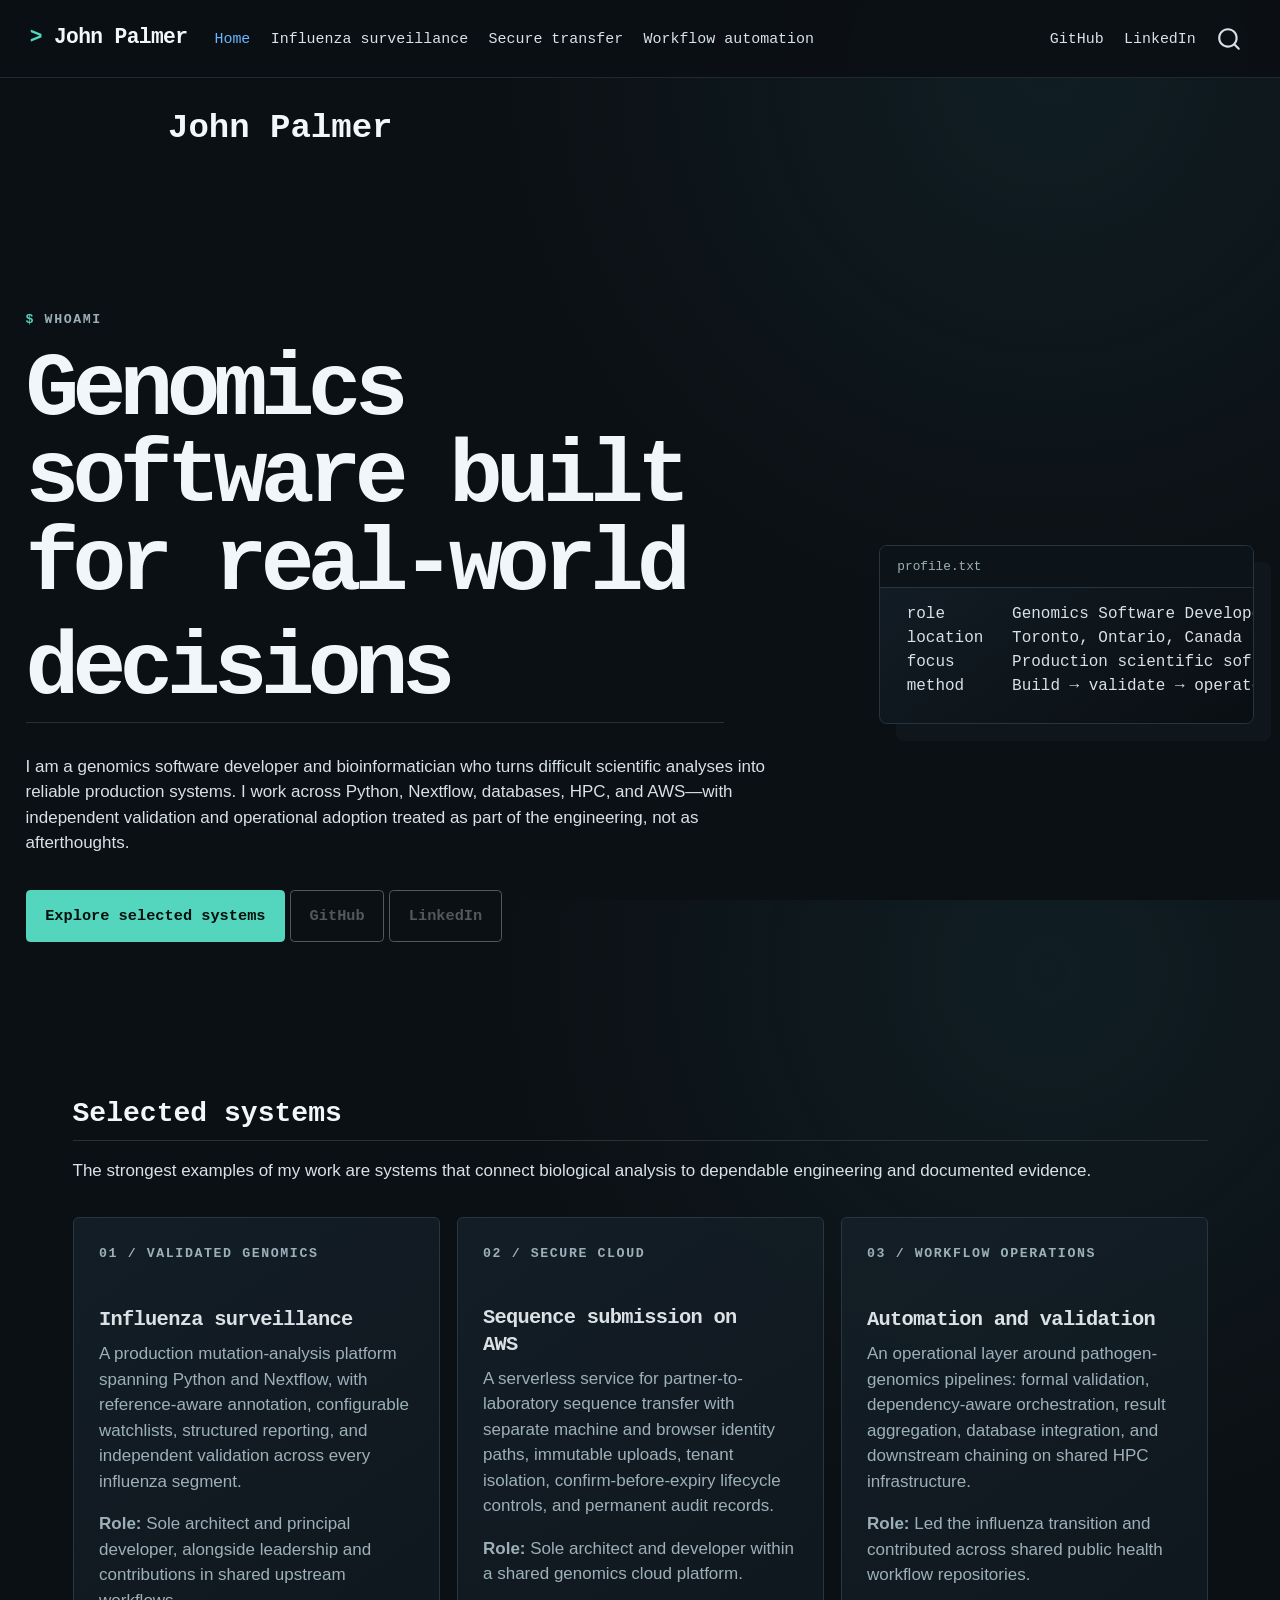
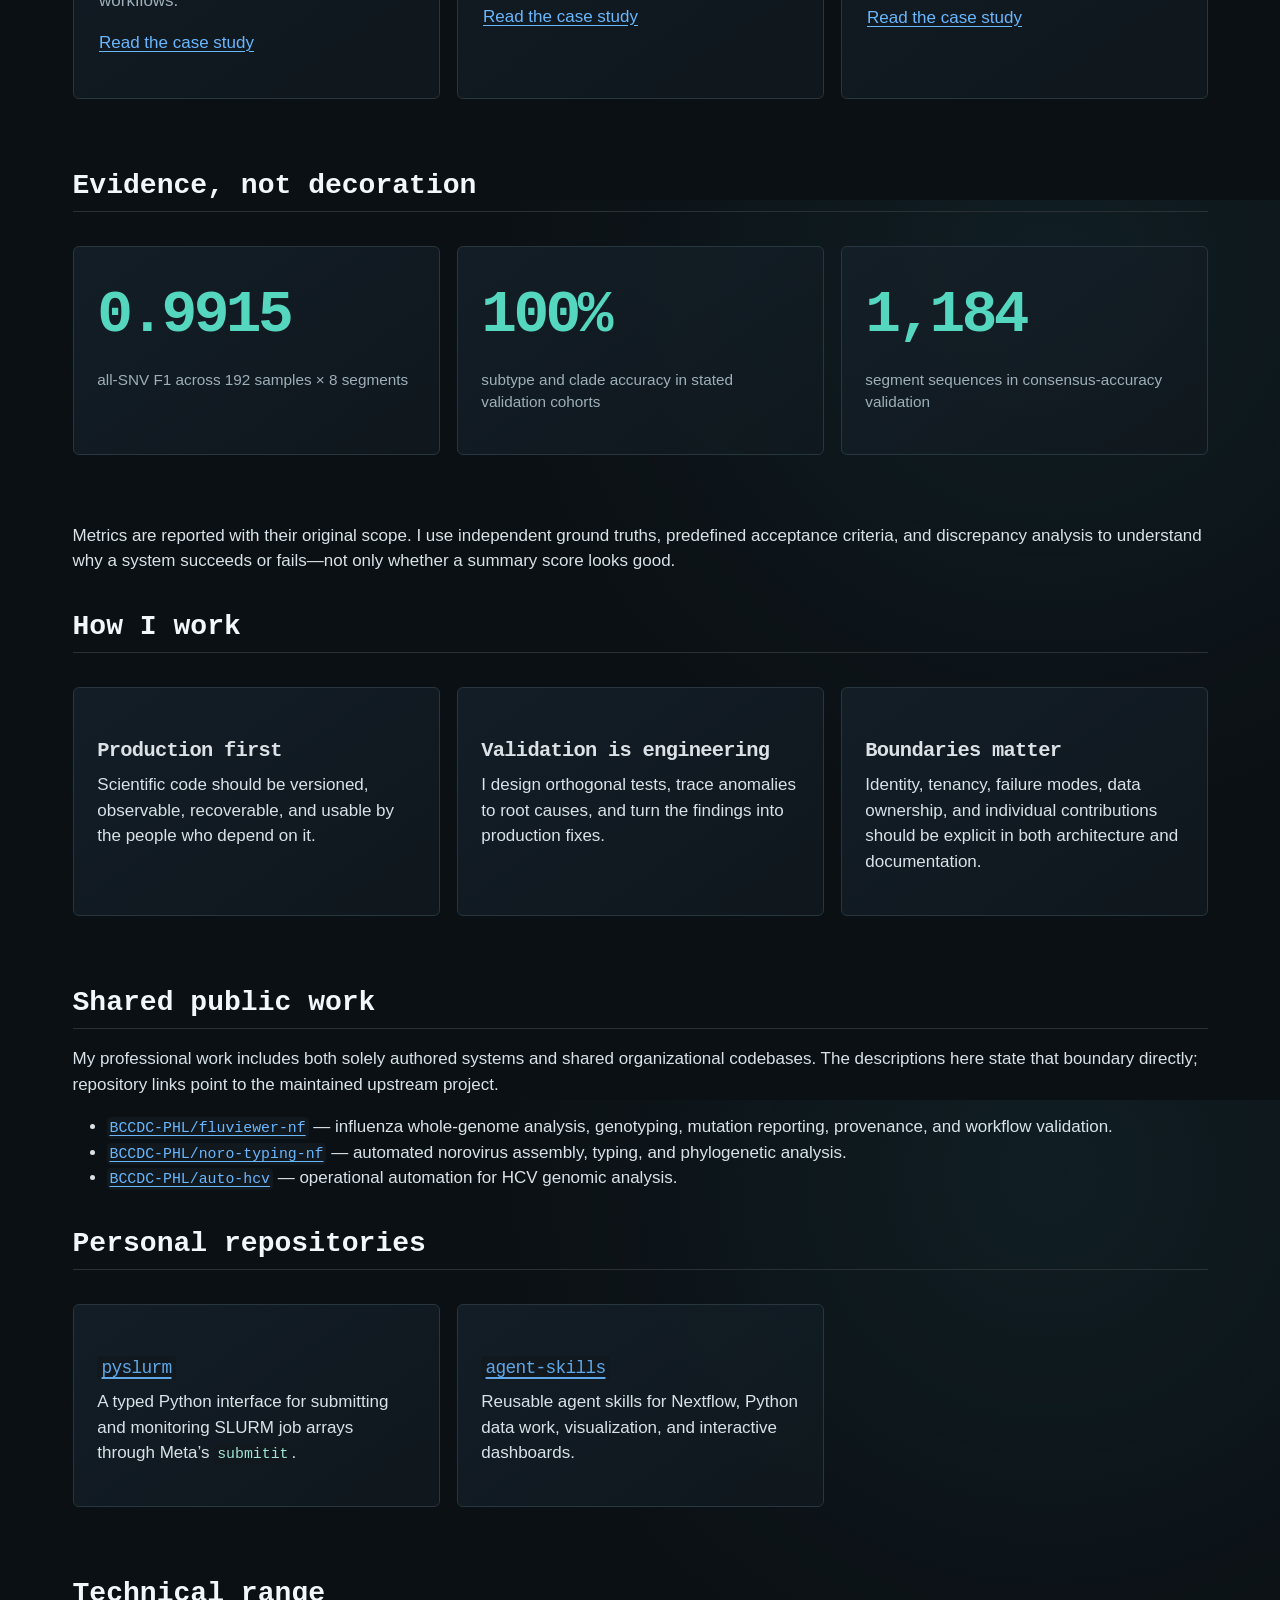
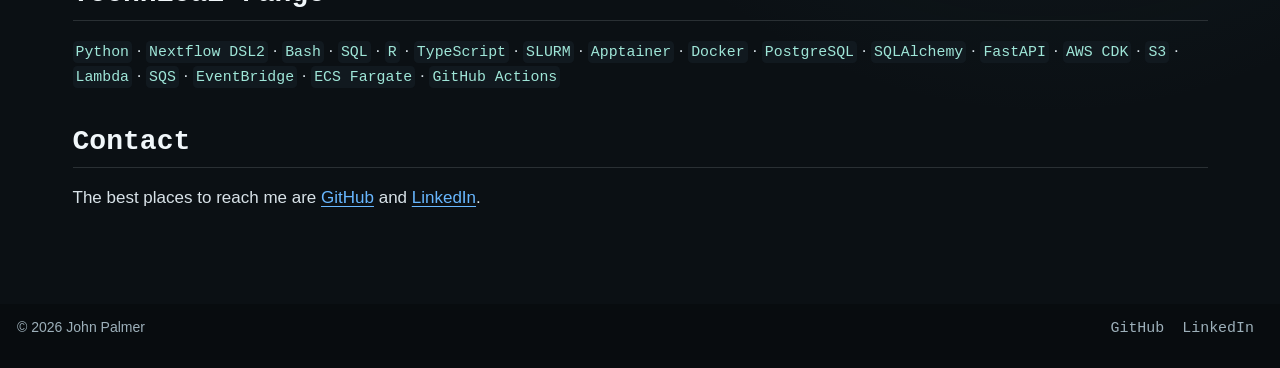
<file: index.html>
<!DOCTYPE html>
<html xmlns="http://www.w3.org/1999/xhtml" lang="en-CA" xml:lang="en-CA"><head>

<meta charset="utf-8">
<meta name="generator" content="quarto-1.10.18">

<meta name="viewport" content="width=device-width, initial-scale=1.0, user-scalable=yes">

<meta name="description" content="Scientific software engineer building validated genomics workflows, secure cloud systems, and reliable data infrastructure.">

<title>John Palmer — Genomics Software Developer – John Palmer</title>
<style>
/* Default styles provided by pandoc.
** See https://pandoc.org/MANUAL.html#variables-for-html for config info.
*/
span.smallcaps{font-variant: small-caps;}
div.columns{display: flex; gap: 1.5em;}
div.column{flex: auto;}
@media screen {
div.columns{gap: min(4vw, 1.5em);}
div.column{overflow-x: auto;}
}
div.hanging-indent{margin-left: 1.5em; text-indent: -1.5em;}
ul.task-list{list-style: none;}
ul.task-list li input[type="checkbox"] {
  width: 0.8em;
  margin: 0 0.8em 0.2em -1em; /* quarto-specific, see https://github.com/quarto-dev/quarto-cli/issues/4556 */ 
  vertical-align: middle;
}
</style>


<script src="site_libs/quarto-nav/quarto-nav.js"></script>
<script src="site_libs/clipboard/clipboard.min.js"></script>
<script src="site_libs/quarto-search/autocomplete.umd.js"></script>
<script src="site_libs/quarto-search/fuse.min.js"></script>
<script src="site_libs/quarto-search/quarto-search.js"></script>
<meta name="quarto:offset" content="./">
<link href="./assets/favicon.svg" rel="icon" type="image/svg+xml">
<script src="site_libs/quarto-html/quarto.js" type="module"></script>
<script src="site_libs/quarto-html/tabsets/tabsets.js" type="module"></script>
<script src="site_libs/quarto-html/popper.min.js"></script>
<script src="site_libs/quarto-html/tippy.umd.min.js"></script>
<script src="site_libs/quarto-html/anchor.min.js"></script>
<link href="site_libs/quarto-html/tippy.css" rel="stylesheet">
<link href="site_libs/quarto-html/quarto-syntax-highlighting-dark-da10381c530b98b228f323841bff885c.css" rel="stylesheet" id="quarto-text-highlighting-styles">
<script src="site_libs/bootstrap/bootstrap.min.js"></script>
<link href="site_libs/bootstrap/bootstrap-icons.css" rel="stylesheet">
<link href="site_libs/bootstrap/bootstrap-c3153828598b97fe251ae27f7852a94a.min.css" rel="stylesheet" append-hash="true" id="quarto-bootstrap" data-mode="dark">
<script id="quarto-search-options" type="application/json">{
  "location": "navbar",
  "copy-button": false,
  "collapse-after": 3,
  "panel-placement": "end",
  "type": "overlay",
  "limit": 50,
  "keyboard-shortcut": [
    "f",
    "/",
    "s"
  ],
  "show-item-context": false,
  "language": {
    "search-no-results-text": "No results",
    "search-matching-documents-text": "matching documents",
    "search-copy-link-title": "Copy link to search",
    "search-hide-matches-text": "Hide additional matches",
    "search-more-match-text": "more match in this document",
    "search-more-matches-text": "more matches in this document",
    "search-clear-button-title": "Clear",
    "search-text-placeholder": "",
    "search-detached-cancel-button-title": "Cancel",
    "search-submit-button-title": "Submit",
    "search-label": "Search"
  }
}</script>
<style>html{ scroll-behavior: smooth; }</style>


<meta property="og:title" content="John Palmer — Genomics Software Developer">
<meta property="og:description" content="Scientific software engineer building validated genomics workflows, secure cloud systems, and reliable data infrastructure.">
<meta property="og:site_name" content="John Palmer">
</head>

<body class="nav-fixed quarto-light">

<div id="quarto-search-results"></div>
  <header id="quarto-header" class="headroom fixed-top">
    <nav class="navbar navbar-expand-lg " data-bs-theme="dark">
      <div class="navbar-container container-fluid">
      <div class="navbar-brand-container mx-auto">
    <a class="navbar-brand" href="./index.html">
    <span class="navbar-title">John Palmer</span>
    </a>
  </div>
            <div id="quarto-search" class="" title="Search"></div>
          <button class="navbar-toggler" type="button" data-bs-toggle="collapse" data-bs-target="#navbarCollapse" aria-controls="navbarCollapse" role="menu" aria-expanded="false" aria-label="Toggle navigation" onclick="if (window.quartoToggleHeadroom) { window.quartoToggleHeadroom(); }">
  <span class="navbar-toggler-icon"></span>
</button>
          <div class="collapse navbar-collapse" id="navbarCollapse">
            <ul class="navbar-nav navbar-nav-scroll me-auto">
  <li class="nav-item">
    <a class="nav-link active" href="./index.html" aria-current="page"> 
<span class="menu-text">Home</span></a>
  </li>  
  <li class="nav-item">
    <a class="nav-link" href="./projects/influenza-surveillance.html"> 
<span class="menu-text">Influenza surveillance</span></a>
  </li>  
  <li class="nav-item">
    <a class="nav-link" href="./projects/secure-sequence-transfer.html"> 
<span class="menu-text">Secure transfer</span></a>
  </li>  
  <li class="nav-item">
    <a class="nav-link" href="./projects/workflow-automation.html"> 
<span class="menu-text">Workflow automation</span></a>
  </li>  
</ul>
            <ul class="navbar-nav navbar-nav-scroll ms-auto">
  <li class="nav-item">
    <a class="nav-link" href="https://github.com/jpalmer37"> 
<span class="menu-text">GitHub</span></a>
  </li>  
  <li class="nav-item">
    <a class="nav-link" href="https://linkedin.com/in/john-palmer-932542b6/"> 
<span class="menu-text">LinkedIn</span></a>
  </li>  
</ul>
          </div> <!-- /navcollapse -->
            <div class="quarto-navbar-tools">
</div>
      </div> <!-- /container-fluid -->
    </nav>
</header>
<!-- content -->
<div id="quarto-content" class="quarto-container page-columns page-rows-contents page-layout-full page-navbar">
<!-- sidebar -->
<!-- margin-sidebar -->
    
<!-- main -->
<main class="content page-columns page-full column-body" id="quarto-document-content"><header id="title-block-header" class="quarto-title-block"><h1 class="title display-7">John Palmer</h1></header>

<header id="title-block-header">


</header>


<div class="hero column-screen-inset">
<div class="hero-copy">
<p class="eyebrow">
<span class="prompt">$</span> whoami
</p>
<section id="genomics-software-built-for-real-world-decisions" class="level2">
<h2 class="anchored" data-anchor-id="genomics-software-built-for-real-world-decisions">Genomics software built for real-world decisions</h2>
<p>I am a genomics software developer and bioinformatician who turns difficult scientific analyses into reliable production systems. I work across Python, Nextflow, databases, HPC, and AWS—with independent validation and operational adoption treated as part of the engineering, not as afterthoughts.</p>
<div class="hero-actions">
<p><a href="#selected-systems" class="btn btn-primary">Explore selected systems</a> <a href="https://github.com/jpalmer37" class="btn btn-outline-light">GitHub</a> <a href="https://linkedin.com/in/john-palmer-932542b6/" class="btn btn-outline-light">LinkedIn</a></p>
</div>
</section>
</div>
<div class="hero-status" aria-label="Professional summary">
<pre class="text"><code>role       Genomics Software Developer
location   Toronto, Ontario, Canada
focus      Production scientific software
method     Build → validate → operate</code></pre>
</div>
</div>
<div class="column-page">
<section id="selected-systems" class="level2">
<h2 class="anchored" data-anchor-id="selected-systems">Selected systems</h2>
<p>The strongest examples of my work are systems that connect biological analysis to dependable engineering and documented evidence.</p>
<div class="project-grid">
<div class="project-card">
<p class="card-index">
01 / VALIDATED GENOMICS
</p>
<section id="influenza-surveillance" class="level3">
<h3 class="anchored" data-anchor-id="influenza-surveillance">Influenza surveillance</h3>
<p>A production mutation-analysis platform spanning Python and Nextflow, with reference-aware annotation, configurable watchlists, structured reporting, and independent validation across every influenza segment.</p>
<p><strong>Role:</strong> Sole architect and principal developer, alongside leadership and contributions in shared upstream workflows.</p>
<p><a href="./projects/influenza-surveillance.html">Read the case study</a></p>
</section>
</div>
<div class="project-card">
<p class="card-index">
02 / SECURE CLOUD
</p>
<section id="sequence-submission-on-aws" class="level3">
<h3 class="anchored" data-anchor-id="sequence-submission-on-aws">Sequence submission on AWS</h3>
<p>A serverless service for partner-to-laboratory sequence transfer with separate machine and browser identity paths, immutable uploads, tenant isolation, confirm-before-expiry lifecycle controls, and permanent audit records.</p>
<p><strong>Role:</strong> Sole architect and developer within a shared genomics cloud platform.</p>
<p><a href="./projects/secure-sequence-transfer.html">Read the case study</a></p>
</section>
</div>
<div class="project-card">
<p class="card-index">
03 / WORKFLOW OPERATIONS
</p>
<section id="automation-and-validation" class="level3">
<h3 class="anchored" data-anchor-id="automation-and-validation">Automation and validation</h3>
<p>An operational layer around pathogen-genomics pipelines: formal validation, dependency-aware orchestration, result aggregation, database integration, and downstream chaining on shared HPC infrastructure.</p>
<p><strong>Role:</strong> Led the influenza transition and contributed across shared public health workflow repositories.</p>
<p><a href="./projects/workflow-automation.html">Read the case study</a></p>
</section>
</div>
</div>
</section>
<section id="evidence-not-decoration" class="level2">
<h2 class="anchored" data-anchor-id="evidence-not-decoration">Evidence, not decoration</h2>
<div class="metric-grid">
<div class="metric">
<p><span class="metric-value">0.9915</span> <span class="metric-label">all-SNV F1 across 192 samples × 8 segments</span></p>
</div>
<div class="metric">
<p><span class="metric-value">100%</span> <span class="metric-label">subtype and clade accuracy in stated validation cohorts</span></p>
</div>
<div class="metric">
<p><span class="metric-value">1,184</span> <span class="metric-label">segment sequences in consensus-accuracy validation</span></p>
</div>
</div>
<p>Metrics are reported with their original scope. I use independent ground truths, predefined acceptance criteria, and discrepancy analysis to understand why a system succeeds or fails—not only whether a summary score looks good.</p>
</section>
<section id="how-i-work" class="level2">
<h2 class="anchored" data-anchor-id="how-i-work">How I work</h2>
<div class="principle-grid">
<section id="production-first" class="level3 principle">
<h3 class="anchored" data-anchor-id="production-first">Production first</h3>
<p>Scientific code should be versioned, observable, recoverable, and usable by the people who depend on it.</p>
</section>
<section id="validation-is-engineering" class="level3 principle">
<h3 class="anchored" data-anchor-id="validation-is-engineering">Validation is engineering</h3>
<p>I design orthogonal tests, trace anomalies to root causes, and turn the findings into production fixes.</p>
</section>
<section id="boundaries-matter" class="level3 principle">
<h3 class="anchored" data-anchor-id="boundaries-matter">Boundaries matter</h3>
<p>Identity, tenancy, failure modes, data ownership, and individual contributions should be explicit in both architecture and documentation.</p>
</section>
</div>
</section>
<section id="shared-public-work" class="level2">
<h2 class="anchored" data-anchor-id="shared-public-work">Shared public work</h2>
<p>My professional work includes both solely authored systems and shared organizational codebases. The descriptions here state that boundary directly; repository links point to the maintained upstream project.</p>
<ul>
<li><a href="https://github.com/BCCDC-PHL/fluviewer-nf"><code>BCCDC-PHL/fluviewer-nf</code></a> — influenza whole-genome analysis, genotyping, mutation reporting, provenance, and workflow validation.</li>
<li><a href="https://github.com/BCCDC-PHL/noro-typing-nf"><code>BCCDC-PHL/noro-typing-nf</code></a> — automated norovirus assembly, typing, and phylogenetic analysis.</li>
<li><a href="https://github.com/BCCDC-PHL/auto-hcv"><code>BCCDC-PHL/auto-hcv</code></a> — operational automation for HCV genomic analysis.</li>
</ul>
</section>
<section id="personal-repositories" class="level2">
<h2 class="anchored" data-anchor-id="personal-repositories">Personal repositories</h2>
<div class="repo-grid">
<section id="pyslurm" class="level3 repo-card">
<h3 class="anchored" data-anchor-id="pyslurm"><a href="https://github.com/jpalmer37/pyslurm"><code>pyslurm</code></a></h3>
<p>A typed Python interface for submitting and monitoring SLURM job arrays through Meta’s <code>submitit</code>.</p>
</section>
<section id="agent-skills" class="level3 repo-card">
<h3 class="anchored" data-anchor-id="agent-skills"><a href="https://github.com/jpalmer37/agent-skills"><code>agent-skills</code></a></h3>
<p>Reusable agent skills for Nextflow, Python data work, visualization, and interactive dashboards.</p>
</section>
</div>
</section>
<section id="technical-range" class="level2">
<h2 class="anchored" data-anchor-id="technical-range">Technical range</h2>
<p><code>Python</code> · <code>Nextflow DSL2</code> · <code>Bash</code> · <code>SQL</code> · <code>R</code> · <code>TypeScript</code> · <code>SLURM</code> · <code>Apptainer</code> · <code>Docker</code> · <code>PostgreSQL</code> · <code>SQLAlchemy</code> · <code>FastAPI</code> · <code>AWS CDK</code> · <code>S3</code> · <code>Lambda</code> · <code>SQS</code> · <code>EventBridge</code> · <code>ECS Fargate</code> · <code>GitHub Actions</code></p>
</section>
<section id="contact" class="level2">
<h2 class="anchored" data-anchor-id="contact">Contact</h2>
<p>The best places to reach me are <a href="https://github.com/jpalmer37">GitHub</a> and <a href="https://linkedin.com/in/john-palmer-932542b6/">LinkedIn</a>.</p>
</section>
</div>



</main> <!-- /main -->
<script id="quarto-html-after-body" type="application/javascript">
  window.document.addEventListener("DOMContentLoaded", function (event) {
    const icon = "";
    const anchorJS = new window.AnchorJS();
    anchorJS.options = {
      placement: 'right',
      icon: icon
    };
    anchorJS.add('.anchored');
    const isCodeAnnotation = (el) => {
      for (const clz of el.classList) {
        if (clz.startsWith('code-annotation-')) {                     
          return true;
        }
      }
      return false;
    }
    const onCopySuccess = function(e) {
      // button target
      const button = e.trigger;
      // don't keep focus
      button.blur();
      // flash "checked"
      button.classList.add('code-copy-button-checked');
      var currentTitle = button.getAttribute("title");
      button.setAttribute("title", "Copied!");
      let tooltip;
      if (window.bootstrap) {
        button.setAttribute("data-bs-toggle", "tooltip");
        button.setAttribute("data-bs-placement", "left");
        button.setAttribute("data-bs-title", "Copied!");
        tooltip = new bootstrap.Tooltip(button, 
          { trigger: "manual", 
            customClass: "code-copy-button-tooltip",
            offset: [0, -8]});
        tooltip.show();    
      }
      setTimeout(function() {
        if (tooltip) {
          tooltip.hide();
          button.removeAttribute("data-bs-title");
          button.removeAttribute("data-bs-toggle");
          button.removeAttribute("data-bs-placement");
        }
        button.setAttribute("title", currentTitle);
        button.classList.remove('code-copy-button-checked');
      }, 1000);
      // clear code selection
      e.clearSelection();
    }
    const getTextToCopy = function(trigger) {
      const outerScaffold = trigger.parentElement.cloneNode(true);
      const codeEl = outerScaffold.querySelector('code');
      for (const childEl of codeEl.children) {
        if (isCodeAnnotation(childEl)) {
          childEl.remove();
        }
      }
      return codeEl.innerText;
    }
    const clipboard = new window.ClipboardJS('.code-copy-button:not([data-in-quarto-modal])', {
      text: getTextToCopy
    });
    clipboard.on('success', onCopySuccess);
    if (window.document.getElementById('quarto-embedded-source-code-modal')) {
      const clipboardModal = new window.ClipboardJS('.code-copy-button[data-in-quarto-modal]', {
        text: getTextToCopy,
        container: window.document.getElementById('quarto-embedded-source-code-modal')
      });
      clipboardModal.on('success', onCopySuccess);
    }
      var localhostRegex = new RegExp(/^(?:http|https):\/\/localhost\:?[0-9]*\//);
      var mailtoRegex = new RegExp(/^mailto:/);
        var filterRegex = new RegExp("https:\/\/jpalmer37\.github\.io");
      var isInternal = (href) => {
          return filterRegex.test(href) || localhostRegex.test(href) || mailtoRegex.test(href);
      }
      // Inspect non-navigation links and adorn them if external
     var links = window.document.querySelectorAll('a[href]:not(.nav-link):not(.navbar-brand):not(.toc-action):not(.sidebar-link):not(.sidebar-item-toggle):not(.pagination-link):not(.no-external):not([aria-hidden]):not(.dropdown-item):not(.quarto-navigation-tool):not(.about-link)');
      for (var i=0; i<links.length; i++) {
        const link = links[i];
        if (!isInternal(link.href)) {
          // undo the damage that might have been done by quarto-nav.js in the case of
          // links that we want to consider external
          if (link.dataset.originalHref !== undefined) {
            link.href = link.dataset.originalHref;
          }
            // target, if specified
            link.setAttribute("target", "_blank");
            if (link.getAttribute("rel") === null) {
              link.setAttribute("rel", "noopener");
            }
        }
      }
    function tippyHover(el, contentFn, onTriggerFn, onUntriggerFn) {
      const config = {
        allowHTML: true,
        maxWidth: 500,
        delay: 100,
        arrow: false,
        appendTo: function(el) {
            return el.parentElement;
        },
        interactive: true,
        interactiveBorder: 10,
        theme: 'quarto',
        placement: 'bottom-start',
      };
      if (contentFn) {
        config.content = contentFn;
      }
      if (onTriggerFn) {
        config.onTrigger = onTriggerFn;
      }
      if (onUntriggerFn) {
        config.onUntrigger = onUntriggerFn;
      }
      window.tippy(el, config); 
    }
    const noterefs = window.document.querySelectorAll('a[role="doc-noteref"]');
    for (var i=0; i<noterefs.length; i++) {
      const ref = noterefs[i];
      tippyHover(ref, function() {
        // use id or data attribute instead here
        let href = ref.getAttribute('data-footnote-href') || ref.getAttribute('href');
        try { href = new URL(href).hash; } catch {}
        const id = href.replace(/^#\/?/, "");
        const note = window.document.getElementById(id);
        if (note) {
          return note.innerHTML;
        } else {
          return "";
        }
      });
    }
    const xrefs = window.document.querySelectorAll('a.quarto-xref');
    const processXRef = (id, note) => {
      // Strip column container classes
      const stripColumnClz = (el) => {
        el.classList.remove("page-full", "page-columns");
        if (el.children) {
          for (const child of el.children) {
            stripColumnClz(child);
          }
        }
      }
      stripColumnClz(note)
      if (id === null || id.startsWith('sec-')) {
        // Special case sections, only their first couple elements
        const container = document.createElement("div");
        if (note.children && note.children.length > 2) {
          container.appendChild(note.children[0].cloneNode(true));
          for (let i = 1; i < note.children.length; i++) {
            const child = note.children[i];
            if (child.tagName === "P" && child.innerText === "") {
              continue;
            } else {
              container.appendChild(child.cloneNode(true));
              break;
            }
          }
          if (window.Quarto?.typesetMath) {
            window.Quarto.typesetMath(container);
          }
          return container.innerHTML
        } else {
          if (window.Quarto?.typesetMath) {
            window.Quarto.typesetMath(note);
          }
          return note.innerHTML;
        }
      } else {
        // Remove any anchor links if they are present
        const anchorLink = note.querySelector('a.anchorjs-link');
        if (anchorLink) {
          anchorLink.remove();
        }
        if (window.Quarto?.typesetMath) {
          window.Quarto.typesetMath(note);
        }
        if (note.classList.contains("callout")) {
          return note.outerHTML;
        } else {
          return note.innerHTML;
        }
      }
    }
    for (var i=0; i<xrefs.length; i++) {
      const xref = xrefs[i];
      tippyHover(xref, undefined, function(instance) {
        instance.disable();
        let url = xref.getAttribute('href');
        let hash = undefined; 
        if (url.startsWith('#')) {
          hash = url;
        } else {
          try { hash = new URL(url).hash; } catch {}
        }
        if (hash) {
          const id = hash.replace(/^#\/?/, "");
          const note = window.document.getElementById(id);
          if (note !== null) {
            try {
              const html = processXRef(id, note.cloneNode(true));
              instance.setContent(html);
            } finally {
              instance.enable();
              instance.show();
            }
          } else {
            // See if we can fetch this
            fetch(url.split('#')[0])
            .then(res => res.text())
            .then(html => {
              const parser = new DOMParser();
              const htmlDoc = parser.parseFromString(html, "text/html");
              const note = htmlDoc.getElementById(id);
              if (note !== null) {
                const html = processXRef(id, note);
                instance.setContent(html);
              } 
            }).finally(() => {
              instance.enable();
              instance.show();
            });
          }
        } else {
          // See if we can fetch a full url (with no hash to target)
          // This is a special case and we should probably do some content thinning / targeting
          fetch(url)
          .then(res => res.text())
          .then(html => {
            const parser = new DOMParser();
            const htmlDoc = parser.parseFromString(html, "text/html");
            const note = htmlDoc.querySelector('main.content');
            if (note !== null) {
              // This should only happen for chapter cross references
              // (since there is no id in the URL)
              // remove the first header
              if (note.children.length > 0 && note.children[0].tagName === "HEADER") {
                note.children[0].remove();
              }
              const html = processXRef(null, note);
              instance.setContent(html);
            } 
          }).finally(() => {
            instance.enable();
            instance.show();
          });
        }
      }, function(instance) {
      });
    }
        let selectedAnnoteEl;
        const selectorForAnnotation = ( cell, annotation) => {
          let cellAttr = 'data-code-cell="' + cell + '"';
          let lineAttr = 'data-code-annotation="' +  annotation + '"';
          const selector = 'span[' + cellAttr + '][' + lineAttr + ']';
          return selector;
        }
        const selectCodeLines = (annoteEl) => {
          const doc = window.document;
          const targetCell = annoteEl.getAttribute("data-target-cell");
          const targetAnnotation = annoteEl.getAttribute("data-target-annotation");
          const annoteSpan = window.document.querySelector(selectorForAnnotation(targetCell, targetAnnotation));
          const lines = annoteSpan.getAttribute("data-code-lines").split(",");
          const lineIds = lines.map((line) => {
            return targetCell + "-" + line;
          })
          let top = null;
          let height = null;
          let parent = null;
          if (lineIds.length > 0) {
              //compute the position of the single el (top and bottom and make a div)
              const el = window.document.getElementById(lineIds[0]);
              top = el.offsetTop;
              height = el.offsetHeight;
              parent = el.parentElement.parentElement;
            if (lineIds.length > 1) {
              const lastEl = window.document.getElementById(lineIds[lineIds.length - 1]);
              const bottom = lastEl.offsetTop + lastEl.offsetHeight;
              height = bottom - top;
            }
            if (top !== null && height !== null && parent !== null) {
              // cook up a div (if necessary) and position it 
              let div = window.document.getElementById("code-annotation-line-highlight");
              if (div === null) {
                div = window.document.createElement("div");
                div.setAttribute("id", "code-annotation-line-highlight");
                div.style.position = 'absolute';
                parent.appendChild(div);
              }
              div.style.top = top - 2 + "px";
              div.style.height = height + 4 + "px";
              div.style.left = 0;
              let gutterDiv = window.document.getElementById("code-annotation-line-highlight-gutter");
              if (gutterDiv === null) {
                gutterDiv = window.document.createElement("div");
                gutterDiv.setAttribute("id", "code-annotation-line-highlight-gutter");
                gutterDiv.style.position = 'absolute';
                const codeCell = window.document.getElementById(targetCell);
                const gutter = codeCell.querySelector('.code-annotation-gutter');
                gutter.appendChild(gutterDiv);
              }
              gutterDiv.style.top = top - 2 + "px";
              gutterDiv.style.height = height + 4 + "px";
            }
            selectedAnnoteEl = annoteEl;
          }
        };
        const unselectCodeLines = () => {
          const elementsIds = ["code-annotation-line-highlight", "code-annotation-line-highlight-gutter"];
          elementsIds.forEach((elId) => {
            const div = window.document.getElementById(elId);
            if (div) {
              div.remove();
            }
          });
          selectedAnnoteEl = undefined;
        };
          // Handle positioning of the toggle
      window.addEventListener(
        "resize",
        throttle(() => {
          elRect = undefined;
          if (selectedAnnoteEl) {
            selectCodeLines(selectedAnnoteEl);
          }
        }, 10)
      );
      function throttle(fn, ms) {
      let throttle = false;
      let timer;
        return (...args) => {
          if(!throttle) { // first call gets through
              fn.apply(this, args);
              throttle = true;
          } else { // all the others get throttled
              if(timer) clearTimeout(timer); // cancel #2
              timer = setTimeout(() => {
                fn.apply(this, args);
                timer = throttle = false;
              }, ms);
          }
        };
      }
        // Attach click handler to the DT
        const annoteDls = window.document.querySelectorAll('dt[data-target-cell]');
        for (const annoteDlNode of annoteDls) {
          annoteDlNode.addEventListener('click', (event) => {
            const clickedEl = event.target;
            if (clickedEl !== selectedAnnoteEl) {
              unselectCodeLines();
              const activeEl = window.document.querySelector('dt[data-target-cell].code-annotation-active');
              if (activeEl) {
                activeEl.classList.remove('code-annotation-active');
              }
              selectCodeLines(clickedEl);
              clickedEl.classList.add('code-annotation-active');
            } else {
              // Unselect the line
              unselectCodeLines();
              clickedEl.classList.remove('code-annotation-active');
            }
          });
        }
    const findCites = (el) => {
      const parentEl = el.parentElement;
      if (parentEl) {
        const cites = parentEl.dataset.cites;
        if (cites) {
          return {
            el,
            cites: cites.split(' ')
          };
        } else {
          return findCites(el.parentElement)
        }
      } else {
        return undefined;
      }
    };
    var bibliorefs = window.document.querySelectorAll('a[role="doc-biblioref"]');
    for (var i=0; i<bibliorefs.length; i++) {
      const ref = bibliorefs[i];
      const citeInfo = findCites(ref);
      if (citeInfo) {
        tippyHover(citeInfo.el, function() {
          var popup = window.document.createElement('div');
          citeInfo.cites.forEach(function(cite) {
            var citeDiv = window.document.createElement('div');
            citeDiv.classList.add('hanging-indent');
            citeDiv.classList.add('csl-entry');
            var biblioDiv = window.document.getElementById('ref-' + cite);
            if (biblioDiv) {
              citeDiv.innerHTML = biblioDiv.innerHTML;
            }
            popup.appendChild(citeDiv);
          });
          return popup.innerHTML;
        });
      }
    }
  });
  </script>
</div> <!-- /content -->
<footer class="footer">
  <div class="nav-footer">
    <div class="nav-footer-left">
<p>© 2026 John Palmer</p>
</div>   
    <div class="nav-footer-center">
      &nbsp;
    </div>
    <div class="nav-footer-right">
      <ul class="footer-items list-unstyled">
    <li class="nav-item">
    <a class="nav-link" href="https://github.com/jpalmer37">
<p>GitHub</p>
</a>
  </li>  
    <li class="nav-item">
    <a class="nav-link" href="https://linkedin.com/in/john-palmer-932542b6/">
<p>LinkedIn</p>
</a>
  </li>  
</ul>
    </div>
  </div>
</footer>




<script src="site_libs/quarto-html/zenscroll-min.js"></script>
</body></html>
</file>
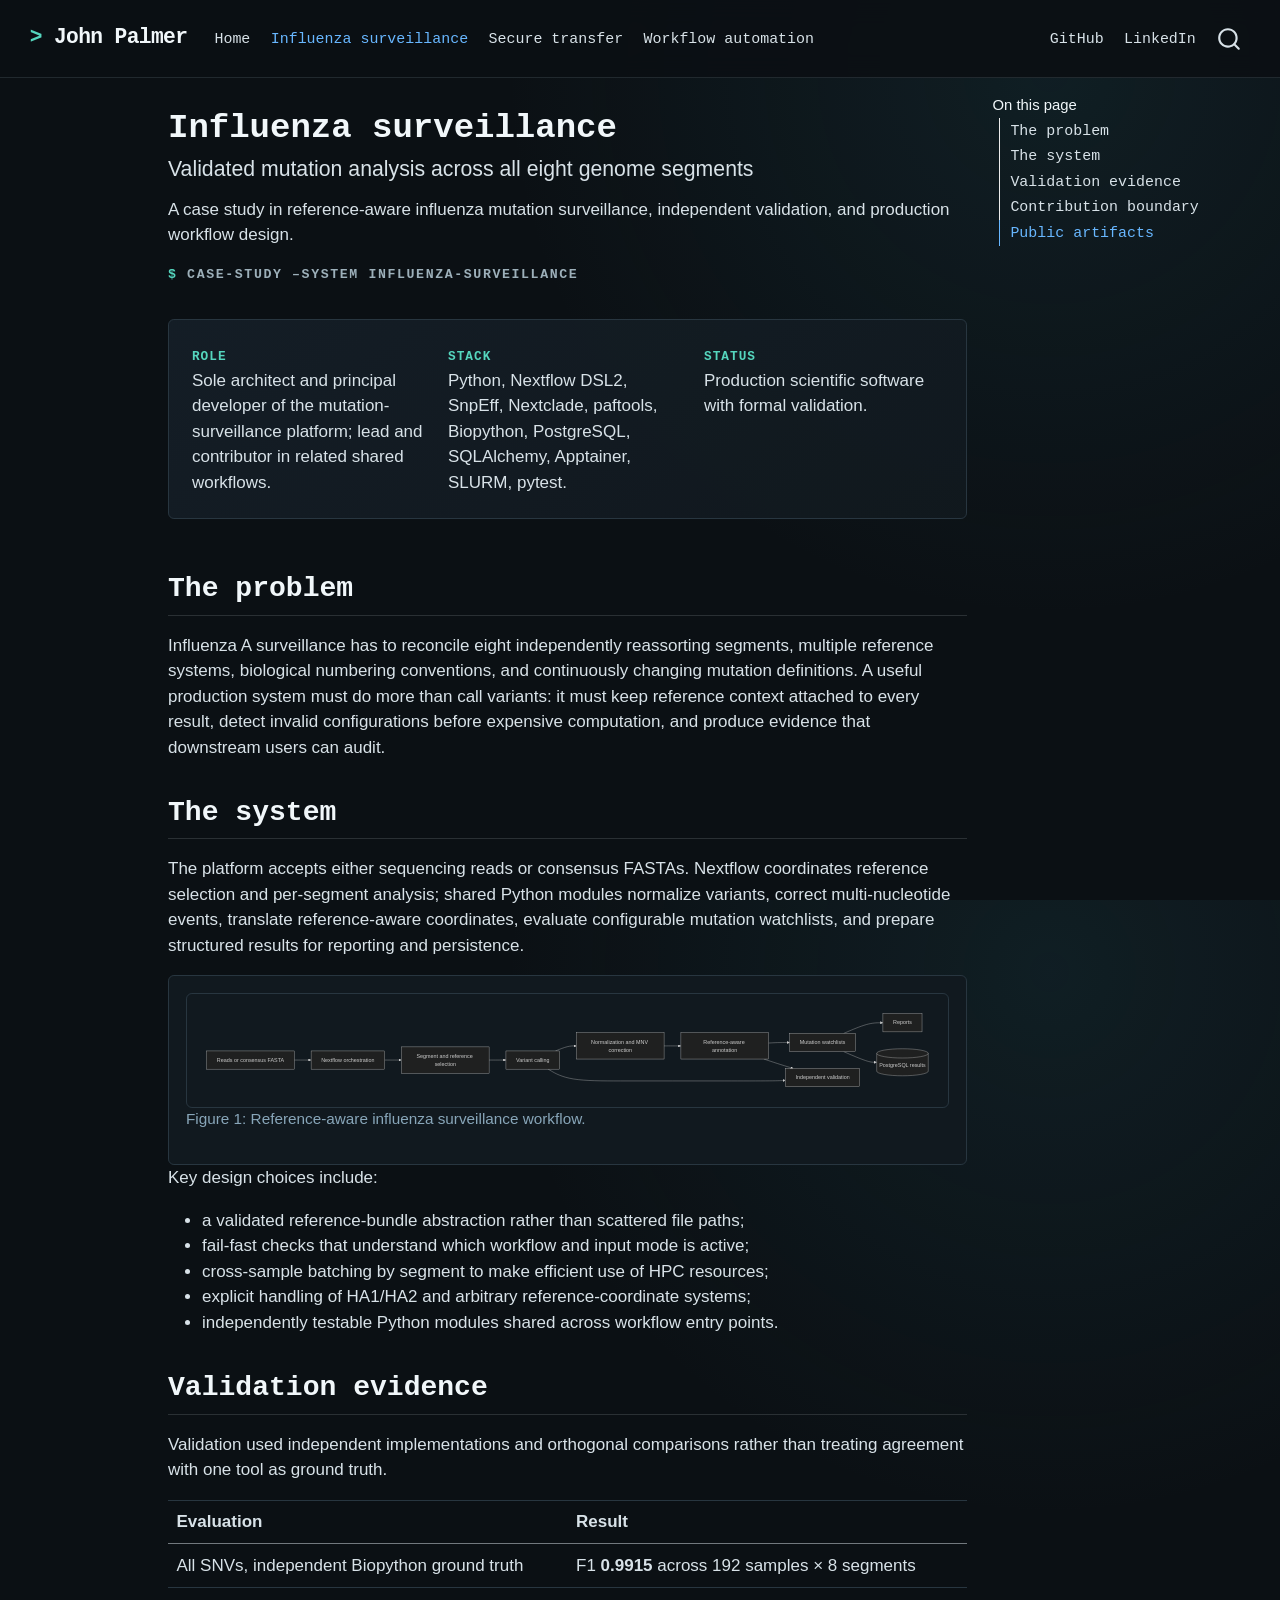
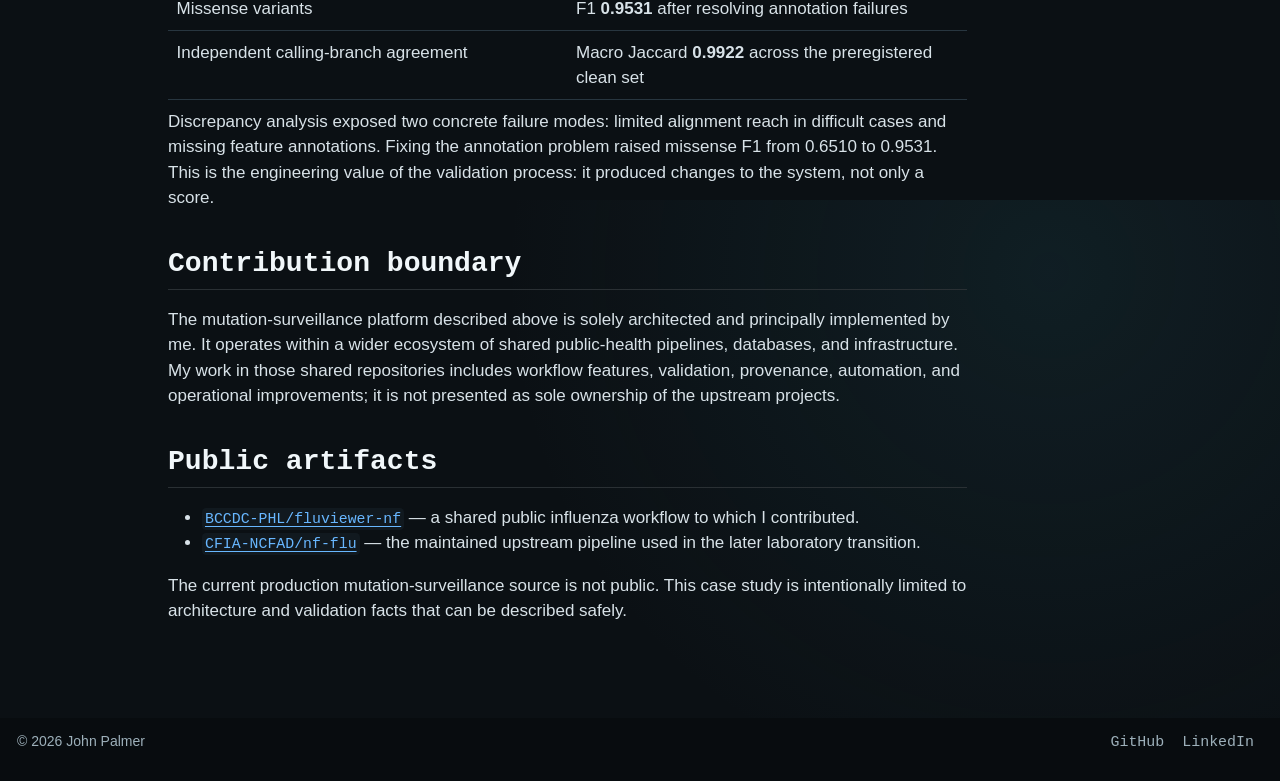
<file: projects/influenza-surveillance.html>
<!DOCTYPE html>
<html xmlns="http://www.w3.org/1999/xhtml" lang="en-CA" xml:lang="en-CA"><head>

<meta charset="utf-8">
<meta name="generator" content="quarto-1.10.18">

<meta name="viewport" content="width=device-width, initial-scale=1.0, user-scalable=yes">

<meta name="description" content="A case study in reference-aware influenza mutation surveillance, independent validation, and production workflow design.">

<title>Influenza surveillance – John Palmer</title>
<style>
/* Default styles provided by pandoc.
** See https://pandoc.org/MANUAL.html#variables-for-html for config info.
*/
span.smallcaps{font-variant: small-caps;}
div.columns{display: flex; gap: 1.5em;}
div.column{flex: auto;}
@media screen {
div.columns{gap: min(4vw, 1.5em);}
div.column{overflow-x: auto;}
}
div.hanging-indent{margin-left: 1.5em; text-indent: -1.5em;}
ul.task-list{list-style: none;}
ul.task-list li input[type="checkbox"] {
  width: 0.8em;
  margin: 0 0.8em 0.2em -1em; /* quarto-specific, see https://github.com/quarto-dev/quarto-cli/issues/4556 */ 
  vertical-align: middle;
}
</style>


<script src="../site_libs/quarto-nav/quarto-nav.js"></script>
<script src="../site_libs/clipboard/clipboard.min.js"></script>
<script src="../site_libs/quarto-search/autocomplete.umd.js"></script>
<script src="../site_libs/quarto-search/fuse.min.js"></script>
<script src="../site_libs/quarto-search/quarto-search.js"></script>
<meta name="quarto:offset" content="../">
<link href="../assets/favicon.svg" rel="icon" type="image/svg+xml">
<script src="../site_libs/quarto-html/quarto.js" type="module"></script>
<script src="../site_libs/quarto-html/tabsets/tabsets.js" type="module"></script>
<script src="../site_libs/quarto-html/popper.min.js"></script>
<script src="../site_libs/quarto-html/tippy.umd.min.js"></script>
<script src="../site_libs/quarto-html/anchor.min.js"></script>
<link href="../site_libs/quarto-html/tippy.css" rel="stylesheet">
<link href="../site_libs/quarto-html/quarto-syntax-highlighting-dark-da10381c530b98b228f323841bff885c.css" rel="stylesheet" id="quarto-text-highlighting-styles">
<script src="../site_libs/bootstrap/bootstrap.min.js"></script>
<link href="../site_libs/bootstrap/bootstrap-icons.css" rel="stylesheet">
<link href="../site_libs/bootstrap/bootstrap-62f87d42dc5a07c7b7aa5d76bdcf1ab5.min.css" rel="stylesheet" append-hash="true" id="quarto-bootstrap" data-mode="dark">
<script id="quarto-search-options" type="application/json">{
  "location": "navbar",
  "copy-button": false,
  "collapse-after": 3,
  "panel-placement": "end",
  "type": "overlay",
  "limit": 50,
  "keyboard-shortcut": [
    "f",
    "/",
    "s"
  ],
  "show-item-context": false,
  "language": {
    "search-no-results-text": "No results",
    "search-matching-documents-text": "matching documents",
    "search-copy-link-title": "Copy link to search",
    "search-hide-matches-text": "Hide additional matches",
    "search-more-match-text": "more match in this document",
    "search-more-matches-text": "more matches in this document",
    "search-clear-button-title": "Clear",
    "search-text-placeholder": "",
    "search-detached-cancel-button-title": "Cancel",
    "search-submit-button-title": "Submit",
    "search-label": "Search"
  }
}</script>
<style>html{ scroll-behavior: smooth; }</style>
<meta name="mermaid-theme" content="dark">
<script src="../site_libs/quarto-diagram/mermaid.min.js"></script>
<script src="../site_libs/quarto-diagram/mermaid-init.js"></script>
<link href="../site_libs/quarto-diagram/mermaid.css" rel="stylesheet">


<meta property="og:title" content="Influenza surveillance – John Palmer">
<meta property="og:description" content="A case study in reference-aware influenza mutation surveillance, independent validation, and production workflow design.">
<meta property="og:site_name" content="John Palmer">
</head>

<body class="nav-fixed quarto-light">

<div id="quarto-search-results"></div>
  <header id="quarto-header" class="headroom fixed-top">
    <nav class="navbar navbar-expand-lg " data-bs-theme="dark">
      <div class="navbar-container container-fluid">
      <div class="navbar-brand-container mx-auto">
    <a class="navbar-brand" href="../index.html">
    <span class="navbar-title">John Palmer</span>
    </a>
  </div>
            <div id="quarto-search" class="" title="Search"></div>
          <button class="navbar-toggler" type="button" data-bs-toggle="collapse" data-bs-target="#navbarCollapse" aria-controls="navbarCollapse" role="menu" aria-expanded="false" aria-label="Toggle navigation" onclick="if (window.quartoToggleHeadroom) { window.quartoToggleHeadroom(); }">
  <span class="navbar-toggler-icon"></span>
</button>
          <div class="collapse navbar-collapse" id="navbarCollapse">
            <ul class="navbar-nav navbar-nav-scroll me-auto">
  <li class="nav-item">
    <a class="nav-link" href="../index.html"> 
<span class="menu-text">Home</span></a>
  </li>  
  <li class="nav-item">
    <a class="nav-link active" href="../projects/influenza-surveillance.html" aria-current="page"> 
<span class="menu-text">Influenza surveillance</span></a>
  </li>  
  <li class="nav-item">
    <a class="nav-link" href="../projects/secure-sequence-transfer.html"> 
<span class="menu-text">Secure transfer</span></a>
  </li>  
  <li class="nav-item">
    <a class="nav-link" href="../projects/workflow-automation.html"> 
<span class="menu-text">Workflow automation</span></a>
  </li>  
</ul>
            <ul class="navbar-nav navbar-nav-scroll ms-auto">
  <li class="nav-item">
    <a class="nav-link" href="https://github.com/jpalmer37"> 
<span class="menu-text">GitHub</span></a>
  </li>  
  <li class="nav-item">
    <a class="nav-link" href="https://linkedin.com/in/john-palmer-932542b6/"> 
<span class="menu-text">LinkedIn</span></a>
  </li>  
</ul>
          </div> <!-- /navcollapse -->
            <div class="quarto-navbar-tools">
</div>
      </div> <!-- /container-fluid -->
    </nav>
</header>
<!-- content -->
<div id="quarto-content" class="quarto-container page-columns page-rows-contents page-layout-article page-navbar">
<!-- sidebar -->
<!-- margin-sidebar -->
    <div id="quarto-margin-sidebar" class="sidebar margin-sidebar">
        <nav id="TOC" role="doc-toc" class="toc-active">
    <h2 id="toc-title">On this page</h2>
   
  <ul class="collapse">
  <li><a href="#the-problem" id="toc-the-problem" class="nav-link active" data-scroll-target="#the-problem">The problem</a></li>
  <li><a href="#the-system" id="toc-the-system" class="nav-link" data-scroll-target="#the-system">The system</a></li>
  <li><a href="#validation-evidence" id="toc-validation-evidence" class="nav-link" data-scroll-target="#validation-evidence">Validation evidence</a></li>
  <li><a href="#contribution-boundary" id="toc-contribution-boundary" class="nav-link" data-scroll-target="#contribution-boundary">Contribution boundary</a></li>
  <li><a href="#public-artifacts" id="toc-public-artifacts" class="nav-link" data-scroll-target="#public-artifacts">Public artifacts</a></li>
  </ul>
</nav>
    </div>
<!-- main -->
<main class="content" id="quarto-document-content">

<header id="title-block-header" class="quarto-title-block default">
<div class="quarto-title">
<h1 class="title">Influenza surveillance</h1>
<p class="subtitle lead">Validated mutation analysis across all eight genome segments</p>
</div>

<div>
  <div class="description">
    A case study in reference-aware influenza mutation surveillance, independent validation, and production workflow design.
  </div>
</div>


<div class="quarto-title-meta">

    
  
    
  </div>
  


</header>


<p class="eyebrow">
<span class="prompt">$</span> case-study –system influenza-surveillance
</p>
<div class="case-meta">
<p><strong>Role</strong><br> Sole architect and principal developer of the mutation-surveillance platform; lead and contributor in related shared workflows.</p>
<p><strong>Stack</strong><br> Python, Nextflow DSL2, SnpEff, Nextclade, paftools, Biopython, PostgreSQL, SQLAlchemy, Apptainer, SLURM, pytest.</p>
<p><strong>Status</strong><br> Production scientific software with formal validation.</p>
</div>
<section id="the-problem" class="level2">
<h2 class="anchored" data-anchor-id="the-problem">The problem</h2>
<p>Influenza A surveillance has to reconcile eight independently reassorting segments, multiple reference systems, biological numbering conventions, and continuously changing mutation definitions. A useful production system must do more than call variants: it must keep reference context attached to every result, detect invalid configurations before expensive computation, and produce evidence that downstream users can audit.</p>
</section>
<section id="the-system" class="level2">
<h2 class="anchored" data-anchor-id="the-system">The system</h2>
<p>The platform accepts either sequencing reads or consensus FASTAs. Nextflow coordinates reference selection and per-segment analysis; shared Python modules normalize variants, correct multi-nucleotide events, translate reference-aware coordinates, evaluate configurable mutation watchlists, and prepare structured results for reporting and persistence.</p>
<div class="cell" data-layout-align="default">
<div class="cell-output-display">
<div id="fig-influenza-system" class="quarto-float quarto-figure quarto-figure-center anchored">
<figure class="quarto-float quarto-float-fig figure">
<div aria-describedby="fig-influenza-system-caption-0ceaefa1-69ba-4598-a22c-09a6ac19f8ca">
<div>
<pre class="mermaid mermaid-js" data-label="fig-influenza-system">flowchart LR
  A[Reads or consensus FASTA] --&gt; B[Nextflow orchestration]
  B --&gt; C[Segment and reference selection]
  C --&gt; D[Variant calling]
  D --&gt; E[Normalization and MNV correction]
  E --&gt; F[Reference-aware annotation]
  F --&gt; G[Mutation watchlists]
  G --&gt; H[Reports]
  G --&gt; I[(PostgreSQL results)]
  D --&gt; J[Independent validation]
  F --&gt; J
</pre>
</div>
</div>
<figcaption class="quarto-float-caption-bottom quarto-float-caption quarto-float-fig" id="fig-influenza-system-caption-0ceaefa1-69ba-4598-a22c-09a6ac19f8ca">
Figure&nbsp;1: Reference-aware influenza surveillance workflow.
</figcaption>
</figure>
</div>
</div>
</div>
<p>Key design choices include:</p>
<ul>
<li>a validated reference-bundle abstraction rather than scattered file paths;</li>
<li>fail-fast checks that understand which workflow and input mode is active;</li>
<li>cross-sample batching by segment to make efficient use of HPC resources;</li>
<li>explicit handling of HA1/HA2 and arbitrary reference-coordinate systems;</li>
<li>independently testable Python modules shared across workflow entry points.</li>
</ul>
</section>
<section id="validation-evidence" class="level2">
<h2 class="anchored" data-anchor-id="validation-evidence">Validation evidence</h2>
<p>Validation used independent implementations and orthogonal comparisons rather than treating agreement with one tool as ground truth.</p>
<table class="caption-top table">
<colgroup>
<col style="width: 50%">
<col style="width: 50%">
</colgroup>
<thead>
<tr class="header">
<th>Evaluation</th>
<th>Result</th>
</tr>
</thead>
<tbody>
<tr class="odd">
<td>All SNVs, independent Biopython ground truth</td>
<td>F1 <strong>0.9915</strong> across 192 samples × 8 segments</td>
</tr>
<tr class="even">
<td>Missense variants</td>
<td>F1 <strong>0.9531</strong> after resolving annotation failures</td>
</tr>
<tr class="odd">
<td>Independent calling-branch agreement</td>
<td>Macro Jaccard <strong>0.9922</strong> across the preregistered clean set</td>
</tr>
</tbody>
</table>
<p>Discrepancy analysis exposed two concrete failure modes: limited alignment reach in difficult cases and missing feature annotations. Fixing the annotation problem raised missense F1 from 0.6510 to 0.9531. This is the engineering value of the validation process: it produced changes to the system, not only a score.</p>
</section>
<section id="contribution-boundary" class="level2">
<h2 class="anchored" data-anchor-id="contribution-boundary">Contribution boundary</h2>
<p>The mutation-surveillance platform described above is solely architected and principally implemented by me. It operates within a wider ecosystem of shared public-health pipelines, databases, and infrastructure. My work in those shared repositories includes workflow features, validation, provenance, automation, and operational improvements; it is not presented as sole ownership of the upstream projects.</p>
</section>
<section id="public-artifacts" class="level2">
<h2 class="anchored" data-anchor-id="public-artifacts">Public artifacts</h2>
<ul>
<li><a href="https://github.com/BCCDC-PHL/fluviewer-nf"><code>BCCDC-PHL/fluviewer-nf</code></a> — a shared public influenza workflow to which I contributed.</li>
<li><a href="https://github.com/CFIA-NCFAD/nf-flu"><code>CFIA-NCFAD/nf-flu</code></a> — the maintained upstream pipeline used in the later laboratory transition.</li>
</ul>
<p>The current production mutation-surveillance source is not public. This case study is intentionally limited to architecture and validation facts that can be described safely.</p>


</section>

</main> <!-- /main -->
<script id="quarto-html-after-body" type="application/javascript">
  window.document.addEventListener("DOMContentLoaded", function (event) {
    const icon = "";
    const anchorJS = new window.AnchorJS();
    anchorJS.options = {
      placement: 'right',
      icon: icon
    };
    anchorJS.add('.anchored');
    const isCodeAnnotation = (el) => {
      for (const clz of el.classList) {
        if (clz.startsWith('code-annotation-')) {                     
          return true;
        }
      }
      return false;
    }
    const onCopySuccess = function(e) {
      // button target
      const button = e.trigger;
      // don't keep focus
      button.blur();
      // flash "checked"
      button.classList.add('code-copy-button-checked');
      var currentTitle = button.getAttribute("title");
      button.setAttribute("title", "Copied!");
      let tooltip;
      if (window.bootstrap) {
        button.setAttribute("data-bs-toggle", "tooltip");
        button.setAttribute("data-bs-placement", "left");
        button.setAttribute("data-bs-title", "Copied!");
        tooltip = new bootstrap.Tooltip(button, 
          { trigger: "manual", 
            customClass: "code-copy-button-tooltip",
            offset: [0, -8]});
        tooltip.show();    
      }
      setTimeout(function() {
        if (tooltip) {
          tooltip.hide();
          button.removeAttribute("data-bs-title");
          button.removeAttribute("data-bs-toggle");
          button.removeAttribute("data-bs-placement");
        }
        button.setAttribute("title", currentTitle);
        button.classList.remove('code-copy-button-checked');
      }, 1000);
      // clear code selection
      e.clearSelection();
    }
    const getTextToCopy = function(trigger) {
      const outerScaffold = trigger.parentElement.cloneNode(true);
      const codeEl = outerScaffold.querySelector('code');
      for (const childEl of codeEl.children) {
        if (isCodeAnnotation(childEl)) {
          childEl.remove();
        }
      }
      return codeEl.innerText;
    }
    const clipboard = new window.ClipboardJS('.code-copy-button:not([data-in-quarto-modal])', {
      text: getTextToCopy
    });
    clipboard.on('success', onCopySuccess);
    if (window.document.getElementById('quarto-embedded-source-code-modal')) {
      const clipboardModal = new window.ClipboardJS('.code-copy-button[data-in-quarto-modal]', {
        text: getTextToCopy,
        container: window.document.getElementById('quarto-embedded-source-code-modal')
      });
      clipboardModal.on('success', onCopySuccess);
    }
      var localhostRegex = new RegExp(/^(?:http|https):\/\/localhost\:?[0-9]*\//);
      var mailtoRegex = new RegExp(/^mailto:/);
        var filterRegex = new RegExp("https:\/\/jpalmer37\.github\.io");
      var isInternal = (href) => {
          return filterRegex.test(href) || localhostRegex.test(href) || mailtoRegex.test(href);
      }
      // Inspect non-navigation links and adorn them if external
     var links = window.document.querySelectorAll('a[href]:not(.nav-link):not(.navbar-brand):not(.toc-action):not(.sidebar-link):not(.sidebar-item-toggle):not(.pagination-link):not(.no-external):not([aria-hidden]):not(.dropdown-item):not(.quarto-navigation-tool):not(.about-link)');
      for (var i=0; i<links.length; i++) {
        const link = links[i];
        if (!isInternal(link.href)) {
          // undo the damage that might have been done by quarto-nav.js in the case of
          // links that we want to consider external
          if (link.dataset.originalHref !== undefined) {
            link.href = link.dataset.originalHref;
          }
            // target, if specified
            link.setAttribute("target", "_blank");
            if (link.getAttribute("rel") === null) {
              link.setAttribute("rel", "noopener");
            }
        }
      }
    function tippyHover(el, contentFn, onTriggerFn, onUntriggerFn) {
      const config = {
        allowHTML: true,
        maxWidth: 500,
        delay: 100,
        arrow: false,
        appendTo: function(el) {
            return el.parentElement;
        },
        interactive: true,
        interactiveBorder: 10,
        theme: 'quarto',
        placement: 'bottom-start',
      };
      if (contentFn) {
        config.content = contentFn;
      }
      if (onTriggerFn) {
        config.onTrigger = onTriggerFn;
      }
      if (onUntriggerFn) {
        config.onUntrigger = onUntriggerFn;
      }
      window.tippy(el, config); 
    }
    const noterefs = window.document.querySelectorAll('a[role="doc-noteref"]');
    for (var i=0; i<noterefs.length; i++) {
      const ref = noterefs[i];
      tippyHover(ref, function() {
        // use id or data attribute instead here
        let href = ref.getAttribute('data-footnote-href') || ref.getAttribute('href');
        try { href = new URL(href).hash; } catch {}
        const id = href.replace(/^#\/?/, "");
        const note = window.document.getElementById(id);
        if (note) {
          return note.innerHTML;
        } else {
          return "";
        }
      });
    }
    const xrefs = window.document.querySelectorAll('a.quarto-xref');
    const processXRef = (id, note) => {
      // Strip column container classes
      const stripColumnClz = (el) => {
        el.classList.remove("page-full", "page-columns");
        if (el.children) {
          for (const child of el.children) {
            stripColumnClz(child);
          }
        }
      }
      stripColumnClz(note)
      if (id === null || id.startsWith('sec-')) {
        // Special case sections, only their first couple elements
        const container = document.createElement("div");
        if (note.children && note.children.length > 2) {
          container.appendChild(note.children[0].cloneNode(true));
          for (let i = 1; i < note.children.length; i++) {
            const child = note.children[i];
            if (child.tagName === "P" && child.innerText === "") {
              continue;
            } else {
              container.appendChild(child.cloneNode(true));
              break;
            }
          }
          if (window.Quarto?.typesetMath) {
            window.Quarto.typesetMath(container);
          }
          return container.innerHTML
        } else {
          if (window.Quarto?.typesetMath) {
            window.Quarto.typesetMath(note);
          }
          return note.innerHTML;
        }
      } else {
        // Remove any anchor links if they are present
        const anchorLink = note.querySelector('a.anchorjs-link');
        if (anchorLink) {
          anchorLink.remove();
        }
        if (window.Quarto?.typesetMath) {
          window.Quarto.typesetMath(note);
        }
        if (note.classList.contains("callout")) {
          return note.outerHTML;
        } else {
          return note.innerHTML;
        }
      }
    }
    for (var i=0; i<xrefs.length; i++) {
      const xref = xrefs[i];
      tippyHover(xref, undefined, function(instance) {
        instance.disable();
        let url = xref.getAttribute('href');
        let hash = undefined; 
        if (url.startsWith('#')) {
          hash = url;
        } else {
          try { hash = new URL(url).hash; } catch {}
        }
        if (hash) {
          const id = hash.replace(/^#\/?/, "");
          const note = window.document.getElementById(id);
          if (note !== null) {
            try {
              const html = processXRef(id, note.cloneNode(true));
              instance.setContent(html);
            } finally {
              instance.enable();
              instance.show();
            }
          } else {
            // See if we can fetch this
            fetch(url.split('#')[0])
            .then(res => res.text())
            .then(html => {
              const parser = new DOMParser();
              const htmlDoc = parser.parseFromString(html, "text/html");
              const note = htmlDoc.getElementById(id);
              if (note !== null) {
                const html = processXRef(id, note);
                instance.setContent(html);
              } 
            }).finally(() => {
              instance.enable();
              instance.show();
            });
          }
        } else {
          // See if we can fetch a full url (with no hash to target)
          // This is a special case and we should probably do some content thinning / targeting
          fetch(url)
          .then(res => res.text())
          .then(html => {
            const parser = new DOMParser();
            const htmlDoc = parser.parseFromString(html, "text/html");
            const note = htmlDoc.querySelector('main.content');
            if (note !== null) {
              // This should only happen for chapter cross references
              // (since there is no id in the URL)
              // remove the first header
              if (note.children.length > 0 && note.children[0].tagName === "HEADER") {
                note.children[0].remove();
              }
              const html = processXRef(null, note);
              instance.setContent(html);
            } 
          }).finally(() => {
            instance.enable();
            instance.show();
          });
        }
      }, function(instance) {
      });
    }
        let selectedAnnoteEl;
        const selectorForAnnotation = ( cell, annotation) => {
          let cellAttr = 'data-code-cell="' + cell + '"';
          let lineAttr = 'data-code-annotation="' +  annotation + '"';
          const selector = 'span[' + cellAttr + '][' + lineAttr + ']';
          return selector;
        }
        const selectCodeLines = (annoteEl) => {
          const doc = window.document;
          const targetCell = annoteEl.getAttribute("data-target-cell");
          const targetAnnotation = annoteEl.getAttribute("data-target-annotation");
          const annoteSpan = window.document.querySelector(selectorForAnnotation(targetCell, targetAnnotation));
          const lines = annoteSpan.getAttribute("data-code-lines").split(",");
          const lineIds = lines.map((line) => {
            return targetCell + "-" + line;
          })
          let top = null;
          let height = null;
          let parent = null;
          if (lineIds.length > 0) {
              //compute the position of the single el (top and bottom and make a div)
              const el = window.document.getElementById(lineIds[0]);
              top = el.offsetTop;
              height = el.offsetHeight;
              parent = el.parentElement.parentElement;
            if (lineIds.length > 1) {
              const lastEl = window.document.getElementById(lineIds[lineIds.length - 1]);
              const bottom = lastEl.offsetTop + lastEl.offsetHeight;
              height = bottom - top;
            }
            if (top !== null && height !== null && parent !== null) {
              // cook up a div (if necessary) and position it 
              let div = window.document.getElementById("code-annotation-line-highlight");
              if (div === null) {
                div = window.document.createElement("div");
                div.setAttribute("id", "code-annotation-line-highlight");
                div.style.position = 'absolute';
                parent.appendChild(div);
              }
              div.style.top = top - 2 + "px";
              div.style.height = height + 4 + "px";
              div.style.left = 0;
              let gutterDiv = window.document.getElementById("code-annotation-line-highlight-gutter");
              if (gutterDiv === null) {
                gutterDiv = window.document.createElement("div");
                gutterDiv.setAttribute("id", "code-annotation-line-highlight-gutter");
                gutterDiv.style.position = 'absolute';
                const codeCell = window.document.getElementById(targetCell);
                const gutter = codeCell.querySelector('.code-annotation-gutter');
                gutter.appendChild(gutterDiv);
              }
              gutterDiv.style.top = top - 2 + "px";
              gutterDiv.style.height = height + 4 + "px";
            }
            selectedAnnoteEl = annoteEl;
          }
        };
        const unselectCodeLines = () => {
          const elementsIds = ["code-annotation-line-highlight", "code-annotation-line-highlight-gutter"];
          elementsIds.forEach((elId) => {
            const div = window.document.getElementById(elId);
            if (div) {
              div.remove();
            }
          });
          selectedAnnoteEl = undefined;
        };
          // Handle positioning of the toggle
      window.addEventListener(
        "resize",
        throttle(() => {
          elRect = undefined;
          if (selectedAnnoteEl) {
            selectCodeLines(selectedAnnoteEl);
          }
        }, 10)
      );
      function throttle(fn, ms) {
      let throttle = false;
      let timer;
        return (...args) => {
          if(!throttle) { // first call gets through
              fn.apply(this, args);
              throttle = true;
          } else { // all the others get throttled
              if(timer) clearTimeout(timer); // cancel #2
              timer = setTimeout(() => {
                fn.apply(this, args);
                timer = throttle = false;
              }, ms);
          }
        };
      }
        // Attach click handler to the DT
        const annoteDls = window.document.querySelectorAll('dt[data-target-cell]');
        for (const annoteDlNode of annoteDls) {
          annoteDlNode.addEventListener('click', (event) => {
            const clickedEl = event.target;
            if (clickedEl !== selectedAnnoteEl) {
              unselectCodeLines();
              const activeEl = window.document.querySelector('dt[data-target-cell].code-annotation-active');
              if (activeEl) {
                activeEl.classList.remove('code-annotation-active');
              }
              selectCodeLines(clickedEl);
              clickedEl.classList.add('code-annotation-active');
            } else {
              // Unselect the line
              unselectCodeLines();
              clickedEl.classList.remove('code-annotation-active');
            }
          });
        }
    const findCites = (el) => {
      const parentEl = el.parentElement;
      if (parentEl) {
        const cites = parentEl.dataset.cites;
        if (cites) {
          return {
            el,
            cites: cites.split(' ')
          };
        } else {
          return findCites(el.parentElement)
        }
      } else {
        return undefined;
      }
    };
    var bibliorefs = window.document.querySelectorAll('a[role="doc-biblioref"]');
    for (var i=0; i<bibliorefs.length; i++) {
      const ref = bibliorefs[i];
      const citeInfo = findCites(ref);
      if (citeInfo) {
        tippyHover(citeInfo.el, function() {
          var popup = window.document.createElement('div');
          citeInfo.cites.forEach(function(cite) {
            var citeDiv = window.document.createElement('div');
            citeDiv.classList.add('hanging-indent');
            citeDiv.classList.add('csl-entry');
            var biblioDiv = window.document.getElementById('ref-' + cite);
            if (biblioDiv) {
              citeDiv.innerHTML = biblioDiv.innerHTML;
            }
            popup.appendChild(citeDiv);
          });
          return popup.innerHTML;
        });
      }
    }
  });
  </script>
</div> <!-- /content -->
<footer class="footer">
  <div class="nav-footer">
    <div class="nav-footer-left">
<p>© 2026 John Palmer</p>
</div>   
    <div class="nav-footer-center">
      &nbsp;
    </div>
    <div class="nav-footer-right">
      <ul class="footer-items list-unstyled">
    <li class="nav-item">
    <a class="nav-link" href="https://github.com/jpalmer37">
<p>GitHub</p>
</a>
  </li>  
    <li class="nav-item">
    <a class="nav-link" href="https://linkedin.com/in/john-palmer-932542b6/">
<p>LinkedIn</p>
</a>
  </li>  
</ul>
    </div>
  </div>
</footer>




<script src="../site_libs/quarto-html/zenscroll-min.js"></script>
</body></html>
</file>
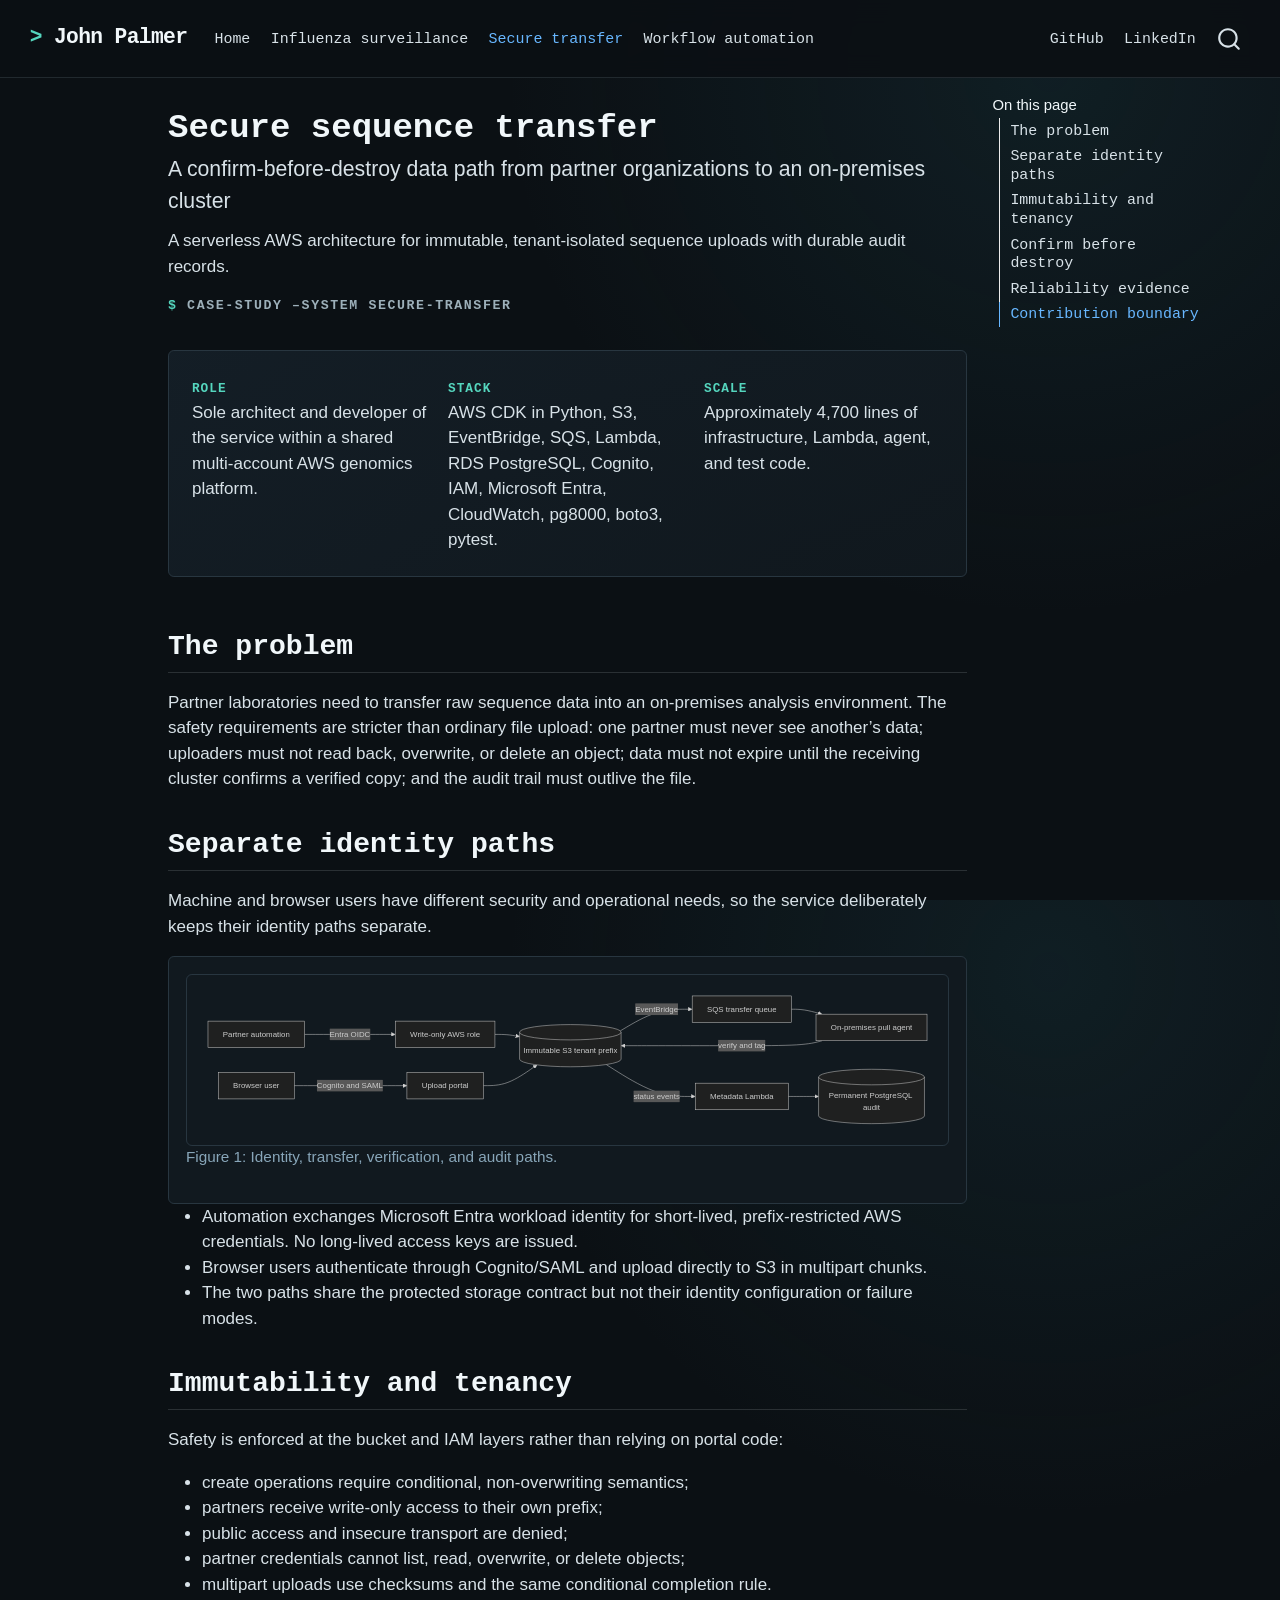
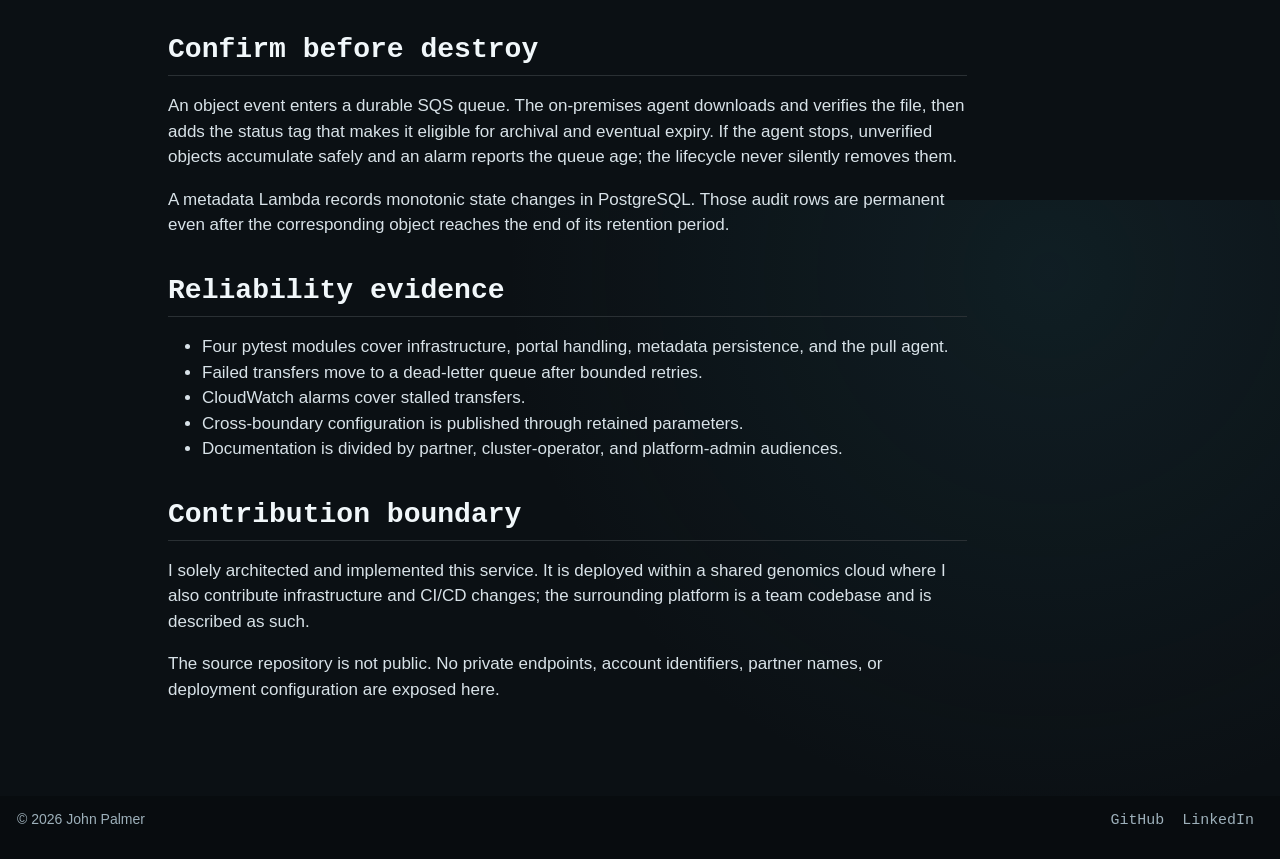
<file: projects/secure-sequence-transfer.html>
<!DOCTYPE html>
<html xmlns="http://www.w3.org/1999/xhtml" lang="en-CA" xml:lang="en-CA"><head>

<meta charset="utf-8">
<meta name="generator" content="quarto-1.10.18">

<meta name="viewport" content="width=device-width, initial-scale=1.0, user-scalable=yes">

<meta name="description" content="A serverless AWS architecture for immutable, tenant-isolated sequence uploads with durable audit records.">

<title>Secure sequence transfer – John Palmer</title>
<style>
/* Default styles provided by pandoc.
** See https://pandoc.org/MANUAL.html#variables-for-html for config info.
*/
span.smallcaps{font-variant: small-caps;}
div.columns{display: flex; gap: 1.5em;}
div.column{flex: auto;}
@media screen {
div.columns{gap: min(4vw, 1.5em);}
div.column{overflow-x: auto;}
}
div.hanging-indent{margin-left: 1.5em; text-indent: -1.5em;}
ul.task-list{list-style: none;}
ul.task-list li input[type="checkbox"] {
  width: 0.8em;
  margin: 0 0.8em 0.2em -1em; /* quarto-specific, see https://github.com/quarto-dev/quarto-cli/issues/4556 */ 
  vertical-align: middle;
}
</style>


<script src="../site_libs/quarto-nav/quarto-nav.js"></script>
<script src="../site_libs/clipboard/clipboard.min.js"></script>
<script src="../site_libs/quarto-search/autocomplete.umd.js"></script>
<script src="../site_libs/quarto-search/fuse.min.js"></script>
<script src="../site_libs/quarto-search/quarto-search.js"></script>
<meta name="quarto:offset" content="../">
<link href="../assets/favicon.svg" rel="icon" type="image/svg+xml">
<script src="../site_libs/quarto-html/quarto.js" type="module"></script>
<script src="../site_libs/quarto-html/tabsets/tabsets.js" type="module"></script>
<script src="../site_libs/quarto-html/popper.min.js"></script>
<script src="../site_libs/quarto-html/tippy.umd.min.js"></script>
<script src="../site_libs/quarto-html/anchor.min.js"></script>
<link href="../site_libs/quarto-html/tippy.css" rel="stylesheet">
<link href="../site_libs/quarto-html/quarto-syntax-highlighting-dark-da10381c530b98b228f323841bff885c.css" rel="stylesheet" id="quarto-text-highlighting-styles">
<script src="../site_libs/bootstrap/bootstrap.min.js"></script>
<link href="../site_libs/bootstrap/bootstrap-icons.css" rel="stylesheet">
<link href="../site_libs/bootstrap/bootstrap-62f87d42dc5a07c7b7aa5d76bdcf1ab5.min.css" rel="stylesheet" append-hash="true" id="quarto-bootstrap" data-mode="dark">
<script id="quarto-search-options" type="application/json">{
  "location": "navbar",
  "copy-button": false,
  "collapse-after": 3,
  "panel-placement": "end",
  "type": "overlay",
  "limit": 50,
  "keyboard-shortcut": [
    "f",
    "/",
    "s"
  ],
  "show-item-context": false,
  "language": {
    "search-no-results-text": "No results",
    "search-matching-documents-text": "matching documents",
    "search-copy-link-title": "Copy link to search",
    "search-hide-matches-text": "Hide additional matches",
    "search-more-match-text": "more match in this document",
    "search-more-matches-text": "more matches in this document",
    "search-clear-button-title": "Clear",
    "search-text-placeholder": "",
    "search-detached-cancel-button-title": "Cancel",
    "search-submit-button-title": "Submit",
    "search-label": "Search"
  }
}</script>
<style>html{ scroll-behavior: smooth; }</style>
<meta name="mermaid-theme" content="dark">
<script src="../site_libs/quarto-diagram/mermaid.min.js"></script>
<script src="../site_libs/quarto-diagram/mermaid-init.js"></script>
<link href="../site_libs/quarto-diagram/mermaid.css" rel="stylesheet">


<meta property="og:title" content="Secure sequence transfer – John Palmer">
<meta property="og:description" content="A serverless AWS architecture for immutable, tenant-isolated sequence uploads with durable audit records.">
<meta property="og:site_name" content="John Palmer">
</head>

<body class="nav-fixed quarto-light">

<div id="quarto-search-results"></div>
  <header id="quarto-header" class="headroom fixed-top">
    <nav class="navbar navbar-expand-lg " data-bs-theme="dark">
      <div class="navbar-container container-fluid">
      <div class="navbar-brand-container mx-auto">
    <a class="navbar-brand" href="../index.html">
    <span class="navbar-title">John Palmer</span>
    </a>
  </div>
            <div id="quarto-search" class="" title="Search"></div>
          <button class="navbar-toggler" type="button" data-bs-toggle="collapse" data-bs-target="#navbarCollapse" aria-controls="navbarCollapse" role="menu" aria-expanded="false" aria-label="Toggle navigation" onclick="if (window.quartoToggleHeadroom) { window.quartoToggleHeadroom(); }">
  <span class="navbar-toggler-icon"></span>
</button>
          <div class="collapse navbar-collapse" id="navbarCollapse">
            <ul class="navbar-nav navbar-nav-scroll me-auto">
  <li class="nav-item">
    <a class="nav-link" href="../index.html"> 
<span class="menu-text">Home</span></a>
  </li>  
  <li class="nav-item">
    <a class="nav-link" href="../projects/influenza-surveillance.html"> 
<span class="menu-text">Influenza surveillance</span></a>
  </li>  
  <li class="nav-item">
    <a class="nav-link active" href="../projects/secure-sequence-transfer.html" aria-current="page"> 
<span class="menu-text">Secure transfer</span></a>
  </li>  
  <li class="nav-item">
    <a class="nav-link" href="../projects/workflow-automation.html"> 
<span class="menu-text">Workflow automation</span></a>
  </li>  
</ul>
            <ul class="navbar-nav navbar-nav-scroll ms-auto">
  <li class="nav-item">
    <a class="nav-link" href="https://github.com/jpalmer37"> 
<span class="menu-text">GitHub</span></a>
  </li>  
  <li class="nav-item">
    <a class="nav-link" href="https://linkedin.com/in/john-palmer-932542b6/"> 
<span class="menu-text">LinkedIn</span></a>
  </li>  
</ul>
          </div> <!-- /navcollapse -->
            <div class="quarto-navbar-tools">
</div>
      </div> <!-- /container-fluid -->
    </nav>
</header>
<!-- content -->
<div id="quarto-content" class="quarto-container page-columns page-rows-contents page-layout-article page-navbar">
<!-- sidebar -->
<!-- margin-sidebar -->
    <div id="quarto-margin-sidebar" class="sidebar margin-sidebar">
        <nav id="TOC" role="doc-toc" class="toc-active">
    <h2 id="toc-title">On this page</h2>
   
  <ul class="collapse">
  <li><a href="#the-problem" id="toc-the-problem" class="nav-link active" data-scroll-target="#the-problem">The problem</a></li>
  <li><a href="#separate-identity-paths" id="toc-separate-identity-paths" class="nav-link" data-scroll-target="#separate-identity-paths">Separate identity paths</a></li>
  <li><a href="#immutability-and-tenancy" id="toc-immutability-and-tenancy" class="nav-link" data-scroll-target="#immutability-and-tenancy">Immutability and tenancy</a></li>
  <li><a href="#confirm-before-destroy" id="toc-confirm-before-destroy" class="nav-link" data-scroll-target="#confirm-before-destroy">Confirm before destroy</a></li>
  <li><a href="#reliability-evidence" id="toc-reliability-evidence" class="nav-link" data-scroll-target="#reliability-evidence">Reliability evidence</a></li>
  <li><a href="#contribution-boundary" id="toc-contribution-boundary" class="nav-link" data-scroll-target="#contribution-boundary">Contribution boundary</a></li>
  </ul>
</nav>
    </div>
<!-- main -->
<main class="content" id="quarto-document-content">

<header id="title-block-header" class="quarto-title-block default">
<div class="quarto-title">
<h1 class="title">Secure sequence transfer</h1>
<p class="subtitle lead">A confirm-before-destroy data path from partner organizations to an on-premises cluster</p>
</div>

<div>
  <div class="description">
    A serverless AWS architecture for immutable, tenant-isolated sequence uploads with durable audit records.
  </div>
</div>


<div class="quarto-title-meta">

    
  
    
  </div>
  


</header>


<p class="eyebrow">
<span class="prompt">$</span> case-study –system secure-transfer
</p>
<div class="case-meta">
<p><strong>Role</strong><br> Sole architect and developer of the service within a shared multi-account AWS genomics platform.</p>
<p><strong>Stack</strong><br> AWS CDK in Python, S3, EventBridge, SQS, Lambda, RDS PostgreSQL, Cognito, IAM, Microsoft Entra, CloudWatch, pg8000, boto3, pytest.</p>
<p><strong>Scale</strong><br> Approximately 4,700 lines of infrastructure, Lambda, agent, and test code.</p>
</div>
<section id="the-problem" class="level2">
<h2 class="anchored" data-anchor-id="the-problem">The problem</h2>
<p>Partner laboratories need to transfer raw sequence data into an on-premises analysis environment. The safety requirements are stricter than ordinary file upload: one partner must never see another’s data; uploaders must not read back, overwrite, or delete an object; data must not expire until the receiving cluster confirms a verified copy; and the audit trail must outlive the file.</p>
</section>
<section id="separate-identity-paths" class="level2">
<h2 class="anchored" data-anchor-id="separate-identity-paths">Separate identity paths</h2>
<p>Machine and browser users have different security and operational needs, so the service deliberately keeps their identity paths separate.</p>
<div class="cell" data-layout-align="default">
<div class="cell-output-display">
<div id="fig-transfer-architecture" class="quarto-float quarto-figure quarto-figure-center anchored">
<figure class="quarto-float quarto-float-fig figure">
<div aria-describedby="fig-transfer-architecture-caption-0ceaefa1-69ba-4598-a22c-09a6ac19f8ca">
<div>
<pre class="mermaid mermaid-js" data-label="fig-transfer-architecture">flowchart LR
  A[Partner automation] --&gt;|Entra OIDC| B[Write-only AWS role]
  C[Browser user] --&gt;|Cognito and SAML| D[Upload portal]
  B --&gt; E[(Immutable S3 tenant prefix)]
  D --&gt; E
  E --&gt;|EventBridge| F[SQS transfer queue]
  F --&gt; G[On-premises pull agent]
  G --&gt;|verify and tag| E
  E --&gt;|status events| H[Metadata Lambda]
  H --&gt; I[(Permanent PostgreSQL audit)]
</pre>
</div>
</div>
<figcaption class="quarto-float-caption-bottom quarto-float-caption quarto-float-fig" id="fig-transfer-architecture-caption-0ceaefa1-69ba-4598-a22c-09a6ac19f8ca">
Figure&nbsp;1: Identity, transfer, verification, and audit paths.
</figcaption>
</figure>
</div>
</div>
</div>
<ul>
<li>Automation exchanges Microsoft Entra workload identity for short-lived, prefix-restricted AWS credentials. No long-lived access keys are issued.</li>
<li>Browser users authenticate through Cognito/SAML and upload directly to S3 in multipart chunks.</li>
<li>The two paths share the protected storage contract but not their identity configuration or failure modes.</li>
</ul>
</section>
<section id="immutability-and-tenancy" class="level2">
<h2 class="anchored" data-anchor-id="immutability-and-tenancy">Immutability and tenancy</h2>
<p>Safety is enforced at the bucket and IAM layers rather than relying on portal code:</p>
<ul>
<li>create operations require conditional, non-overwriting semantics;</li>
<li>partners receive write-only access to their own prefix;</li>
<li>public access and insecure transport are denied;</li>
<li>partner credentials cannot list, read, overwrite, or delete objects;</li>
<li>multipart uploads use checksums and the same conditional completion rule.</li>
</ul>
</section>
<section id="confirm-before-destroy" class="level2">
<h2 class="anchored" data-anchor-id="confirm-before-destroy">Confirm before destroy</h2>
<p>An object event enters a durable SQS queue. The on-premises agent downloads and verifies the file, then adds the status tag that makes it eligible for archival and eventual expiry. If the agent stops, unverified objects accumulate safely and an alarm reports the queue age; the lifecycle never silently removes them.</p>
<p>A metadata Lambda records monotonic state changes in PostgreSQL. Those audit rows are permanent even after the corresponding object reaches the end of its retention period.</p>
</section>
<section id="reliability-evidence" class="level2">
<h2 class="anchored" data-anchor-id="reliability-evidence">Reliability evidence</h2>
<ul>
<li>Four pytest modules cover infrastructure, portal handling, metadata persistence, and the pull agent.</li>
<li>Failed transfers move to a dead-letter queue after bounded retries.</li>
<li>CloudWatch alarms cover stalled transfers.</li>
<li>Cross-boundary configuration is published through retained parameters.</li>
<li>Documentation is divided by partner, cluster-operator, and platform-admin audiences.</li>
</ul>
</section>
<section id="contribution-boundary" class="level2">
<h2 class="anchored" data-anchor-id="contribution-boundary">Contribution boundary</h2>
<p>I solely architected and implemented this service. It is deployed within a shared genomics cloud where I also contribute infrastructure and CI/CD changes; the surrounding platform is a team codebase and is described as such.</p>
<p>The source repository is not public. No private endpoints, account identifiers, partner names, or deployment configuration are exposed here.</p>


</section>

</main> <!-- /main -->
<script id="quarto-html-after-body" type="application/javascript">
  window.document.addEventListener("DOMContentLoaded", function (event) {
    const icon = "";
    const anchorJS = new window.AnchorJS();
    anchorJS.options = {
      placement: 'right',
      icon: icon
    };
    anchorJS.add('.anchored');
    const isCodeAnnotation = (el) => {
      for (const clz of el.classList) {
        if (clz.startsWith('code-annotation-')) {                     
          return true;
        }
      }
      return false;
    }
    const onCopySuccess = function(e) {
      // button target
      const button = e.trigger;
      // don't keep focus
      button.blur();
      // flash "checked"
      button.classList.add('code-copy-button-checked');
      var currentTitle = button.getAttribute("title");
      button.setAttribute("title", "Copied!");
      let tooltip;
      if (window.bootstrap) {
        button.setAttribute("data-bs-toggle", "tooltip");
        button.setAttribute("data-bs-placement", "left");
        button.setAttribute("data-bs-title", "Copied!");
        tooltip = new bootstrap.Tooltip(button, 
          { trigger: "manual", 
            customClass: "code-copy-button-tooltip",
            offset: [0, -8]});
        tooltip.show();    
      }
      setTimeout(function() {
        if (tooltip) {
          tooltip.hide();
          button.removeAttribute("data-bs-title");
          button.removeAttribute("data-bs-toggle");
          button.removeAttribute("data-bs-placement");
        }
        button.setAttribute("title", currentTitle);
        button.classList.remove('code-copy-button-checked');
      }, 1000);
      // clear code selection
      e.clearSelection();
    }
    const getTextToCopy = function(trigger) {
      const outerScaffold = trigger.parentElement.cloneNode(true);
      const codeEl = outerScaffold.querySelector('code');
      for (const childEl of codeEl.children) {
        if (isCodeAnnotation(childEl)) {
          childEl.remove();
        }
      }
      return codeEl.innerText;
    }
    const clipboard = new window.ClipboardJS('.code-copy-button:not([data-in-quarto-modal])', {
      text: getTextToCopy
    });
    clipboard.on('success', onCopySuccess);
    if (window.document.getElementById('quarto-embedded-source-code-modal')) {
      const clipboardModal = new window.ClipboardJS('.code-copy-button[data-in-quarto-modal]', {
        text: getTextToCopy,
        container: window.document.getElementById('quarto-embedded-source-code-modal')
      });
      clipboardModal.on('success', onCopySuccess);
    }
      var localhostRegex = new RegExp(/^(?:http|https):\/\/localhost\:?[0-9]*\//);
      var mailtoRegex = new RegExp(/^mailto:/);
        var filterRegex = new RegExp("https:\/\/jpalmer37\.github\.io");
      var isInternal = (href) => {
          return filterRegex.test(href) || localhostRegex.test(href) || mailtoRegex.test(href);
      }
      // Inspect non-navigation links and adorn them if external
     var links = window.document.querySelectorAll('a[href]:not(.nav-link):not(.navbar-brand):not(.toc-action):not(.sidebar-link):not(.sidebar-item-toggle):not(.pagination-link):not(.no-external):not([aria-hidden]):not(.dropdown-item):not(.quarto-navigation-tool):not(.about-link)');
      for (var i=0; i<links.length; i++) {
        const link = links[i];
        if (!isInternal(link.href)) {
          // undo the damage that might have been done by quarto-nav.js in the case of
          // links that we want to consider external
          if (link.dataset.originalHref !== undefined) {
            link.href = link.dataset.originalHref;
          }
            // target, if specified
            link.setAttribute("target", "_blank");
            if (link.getAttribute("rel") === null) {
              link.setAttribute("rel", "noopener");
            }
        }
      }
    function tippyHover(el, contentFn, onTriggerFn, onUntriggerFn) {
      const config = {
        allowHTML: true,
        maxWidth: 500,
        delay: 100,
        arrow: false,
        appendTo: function(el) {
            return el.parentElement;
        },
        interactive: true,
        interactiveBorder: 10,
        theme: 'quarto',
        placement: 'bottom-start',
      };
      if (contentFn) {
        config.content = contentFn;
      }
      if (onTriggerFn) {
        config.onTrigger = onTriggerFn;
      }
      if (onUntriggerFn) {
        config.onUntrigger = onUntriggerFn;
      }
      window.tippy(el, config); 
    }
    const noterefs = window.document.querySelectorAll('a[role="doc-noteref"]');
    for (var i=0; i<noterefs.length; i++) {
      const ref = noterefs[i];
      tippyHover(ref, function() {
        // use id or data attribute instead here
        let href = ref.getAttribute('data-footnote-href') || ref.getAttribute('href');
        try { href = new URL(href).hash; } catch {}
        const id = href.replace(/^#\/?/, "");
        const note = window.document.getElementById(id);
        if (note) {
          return note.innerHTML;
        } else {
          return "";
        }
      });
    }
    const xrefs = window.document.querySelectorAll('a.quarto-xref');
    const processXRef = (id, note) => {
      // Strip column container classes
      const stripColumnClz = (el) => {
        el.classList.remove("page-full", "page-columns");
        if (el.children) {
          for (const child of el.children) {
            stripColumnClz(child);
          }
        }
      }
      stripColumnClz(note)
      if (id === null || id.startsWith('sec-')) {
        // Special case sections, only their first couple elements
        const container = document.createElement("div");
        if (note.children && note.children.length > 2) {
          container.appendChild(note.children[0].cloneNode(true));
          for (let i = 1; i < note.children.length; i++) {
            const child = note.children[i];
            if (child.tagName === "P" && child.innerText === "") {
              continue;
            } else {
              container.appendChild(child.cloneNode(true));
              break;
            }
          }
          if (window.Quarto?.typesetMath) {
            window.Quarto.typesetMath(container);
          }
          return container.innerHTML
        } else {
          if (window.Quarto?.typesetMath) {
            window.Quarto.typesetMath(note);
          }
          return note.innerHTML;
        }
      } else {
        // Remove any anchor links if they are present
        const anchorLink = note.querySelector('a.anchorjs-link');
        if (anchorLink) {
          anchorLink.remove();
        }
        if (window.Quarto?.typesetMath) {
          window.Quarto.typesetMath(note);
        }
        if (note.classList.contains("callout")) {
          return note.outerHTML;
        } else {
          return note.innerHTML;
        }
      }
    }
    for (var i=0; i<xrefs.length; i++) {
      const xref = xrefs[i];
      tippyHover(xref, undefined, function(instance) {
        instance.disable();
        let url = xref.getAttribute('href');
        let hash = undefined; 
        if (url.startsWith('#')) {
          hash = url;
        } else {
          try { hash = new URL(url).hash; } catch {}
        }
        if (hash) {
          const id = hash.replace(/^#\/?/, "");
          const note = window.document.getElementById(id);
          if (note !== null) {
            try {
              const html = processXRef(id, note.cloneNode(true));
              instance.setContent(html);
            } finally {
              instance.enable();
              instance.show();
            }
          } else {
            // See if we can fetch this
            fetch(url.split('#')[0])
            .then(res => res.text())
            .then(html => {
              const parser = new DOMParser();
              const htmlDoc = parser.parseFromString(html, "text/html");
              const note = htmlDoc.getElementById(id);
              if (note !== null) {
                const html = processXRef(id, note);
                instance.setContent(html);
              } 
            }).finally(() => {
              instance.enable();
              instance.show();
            });
          }
        } else {
          // See if we can fetch a full url (with no hash to target)
          // This is a special case and we should probably do some content thinning / targeting
          fetch(url)
          .then(res => res.text())
          .then(html => {
            const parser = new DOMParser();
            const htmlDoc = parser.parseFromString(html, "text/html");
            const note = htmlDoc.querySelector('main.content');
            if (note !== null) {
              // This should only happen for chapter cross references
              // (since there is no id in the URL)
              // remove the first header
              if (note.children.length > 0 && note.children[0].tagName === "HEADER") {
                note.children[0].remove();
              }
              const html = processXRef(null, note);
              instance.setContent(html);
            } 
          }).finally(() => {
            instance.enable();
            instance.show();
          });
        }
      }, function(instance) {
      });
    }
        let selectedAnnoteEl;
        const selectorForAnnotation = ( cell, annotation) => {
          let cellAttr = 'data-code-cell="' + cell + '"';
          let lineAttr = 'data-code-annotation="' +  annotation + '"';
          const selector = 'span[' + cellAttr + '][' + lineAttr + ']';
          return selector;
        }
        const selectCodeLines = (annoteEl) => {
          const doc = window.document;
          const targetCell = annoteEl.getAttribute("data-target-cell");
          const targetAnnotation = annoteEl.getAttribute("data-target-annotation");
          const annoteSpan = window.document.querySelector(selectorForAnnotation(targetCell, targetAnnotation));
          const lines = annoteSpan.getAttribute("data-code-lines").split(",");
          const lineIds = lines.map((line) => {
            return targetCell + "-" + line;
          })
          let top = null;
          let height = null;
          let parent = null;
          if (lineIds.length > 0) {
              //compute the position of the single el (top and bottom and make a div)
              const el = window.document.getElementById(lineIds[0]);
              top = el.offsetTop;
              height = el.offsetHeight;
              parent = el.parentElement.parentElement;
            if (lineIds.length > 1) {
              const lastEl = window.document.getElementById(lineIds[lineIds.length - 1]);
              const bottom = lastEl.offsetTop + lastEl.offsetHeight;
              height = bottom - top;
            }
            if (top !== null && height !== null && parent !== null) {
              // cook up a div (if necessary) and position it 
              let div = window.document.getElementById("code-annotation-line-highlight");
              if (div === null) {
                div = window.document.createElement("div");
                div.setAttribute("id", "code-annotation-line-highlight");
                div.style.position = 'absolute';
                parent.appendChild(div);
              }
              div.style.top = top - 2 + "px";
              div.style.height = height + 4 + "px";
              div.style.left = 0;
              let gutterDiv = window.document.getElementById("code-annotation-line-highlight-gutter");
              if (gutterDiv === null) {
                gutterDiv = window.document.createElement("div");
                gutterDiv.setAttribute("id", "code-annotation-line-highlight-gutter");
                gutterDiv.style.position = 'absolute';
                const codeCell = window.document.getElementById(targetCell);
                const gutter = codeCell.querySelector('.code-annotation-gutter');
                gutter.appendChild(gutterDiv);
              }
              gutterDiv.style.top = top - 2 + "px";
              gutterDiv.style.height = height + 4 + "px";
            }
            selectedAnnoteEl = annoteEl;
          }
        };
        const unselectCodeLines = () => {
          const elementsIds = ["code-annotation-line-highlight", "code-annotation-line-highlight-gutter"];
          elementsIds.forEach((elId) => {
            const div = window.document.getElementById(elId);
            if (div) {
              div.remove();
            }
          });
          selectedAnnoteEl = undefined;
        };
          // Handle positioning of the toggle
      window.addEventListener(
        "resize",
        throttle(() => {
          elRect = undefined;
          if (selectedAnnoteEl) {
            selectCodeLines(selectedAnnoteEl);
          }
        }, 10)
      );
      function throttle(fn, ms) {
      let throttle = false;
      let timer;
        return (...args) => {
          if(!throttle) { // first call gets through
              fn.apply(this, args);
              throttle = true;
          } else { // all the others get throttled
              if(timer) clearTimeout(timer); // cancel #2
              timer = setTimeout(() => {
                fn.apply(this, args);
                timer = throttle = false;
              }, ms);
          }
        };
      }
        // Attach click handler to the DT
        const annoteDls = window.document.querySelectorAll('dt[data-target-cell]');
        for (const annoteDlNode of annoteDls) {
          annoteDlNode.addEventListener('click', (event) => {
            const clickedEl = event.target;
            if (clickedEl !== selectedAnnoteEl) {
              unselectCodeLines();
              const activeEl = window.document.querySelector('dt[data-target-cell].code-annotation-active');
              if (activeEl) {
                activeEl.classList.remove('code-annotation-active');
              }
              selectCodeLines(clickedEl);
              clickedEl.classList.add('code-annotation-active');
            } else {
              // Unselect the line
              unselectCodeLines();
              clickedEl.classList.remove('code-annotation-active');
            }
          });
        }
    const findCites = (el) => {
      const parentEl = el.parentElement;
      if (parentEl) {
        const cites = parentEl.dataset.cites;
        if (cites) {
          return {
            el,
            cites: cites.split(' ')
          };
        } else {
          return findCites(el.parentElement)
        }
      } else {
        return undefined;
      }
    };
    var bibliorefs = window.document.querySelectorAll('a[role="doc-biblioref"]');
    for (var i=0; i<bibliorefs.length; i++) {
      const ref = bibliorefs[i];
      const citeInfo = findCites(ref);
      if (citeInfo) {
        tippyHover(citeInfo.el, function() {
          var popup = window.document.createElement('div');
          citeInfo.cites.forEach(function(cite) {
            var citeDiv = window.document.createElement('div');
            citeDiv.classList.add('hanging-indent');
            citeDiv.classList.add('csl-entry');
            var biblioDiv = window.document.getElementById('ref-' + cite);
            if (biblioDiv) {
              citeDiv.innerHTML = biblioDiv.innerHTML;
            }
            popup.appendChild(citeDiv);
          });
          return popup.innerHTML;
        });
      }
    }
  });
  </script>
</div> <!-- /content -->
<footer class="footer">
  <div class="nav-footer">
    <div class="nav-footer-left">
<p>© 2026 John Palmer</p>
</div>   
    <div class="nav-footer-center">
      &nbsp;
    </div>
    <div class="nav-footer-right">
      <ul class="footer-items list-unstyled">
    <li class="nav-item">
    <a class="nav-link" href="https://github.com/jpalmer37">
<p>GitHub</p>
</a>
  </li>  
    <li class="nav-item">
    <a class="nav-link" href="https://linkedin.com/in/john-palmer-932542b6/">
<p>LinkedIn</p>
</a>
  </li>  
</ul>
    </div>
  </div>
</footer>




<script src="../site_libs/quarto-html/zenscroll-min.js"></script>
</body></html>
</file>
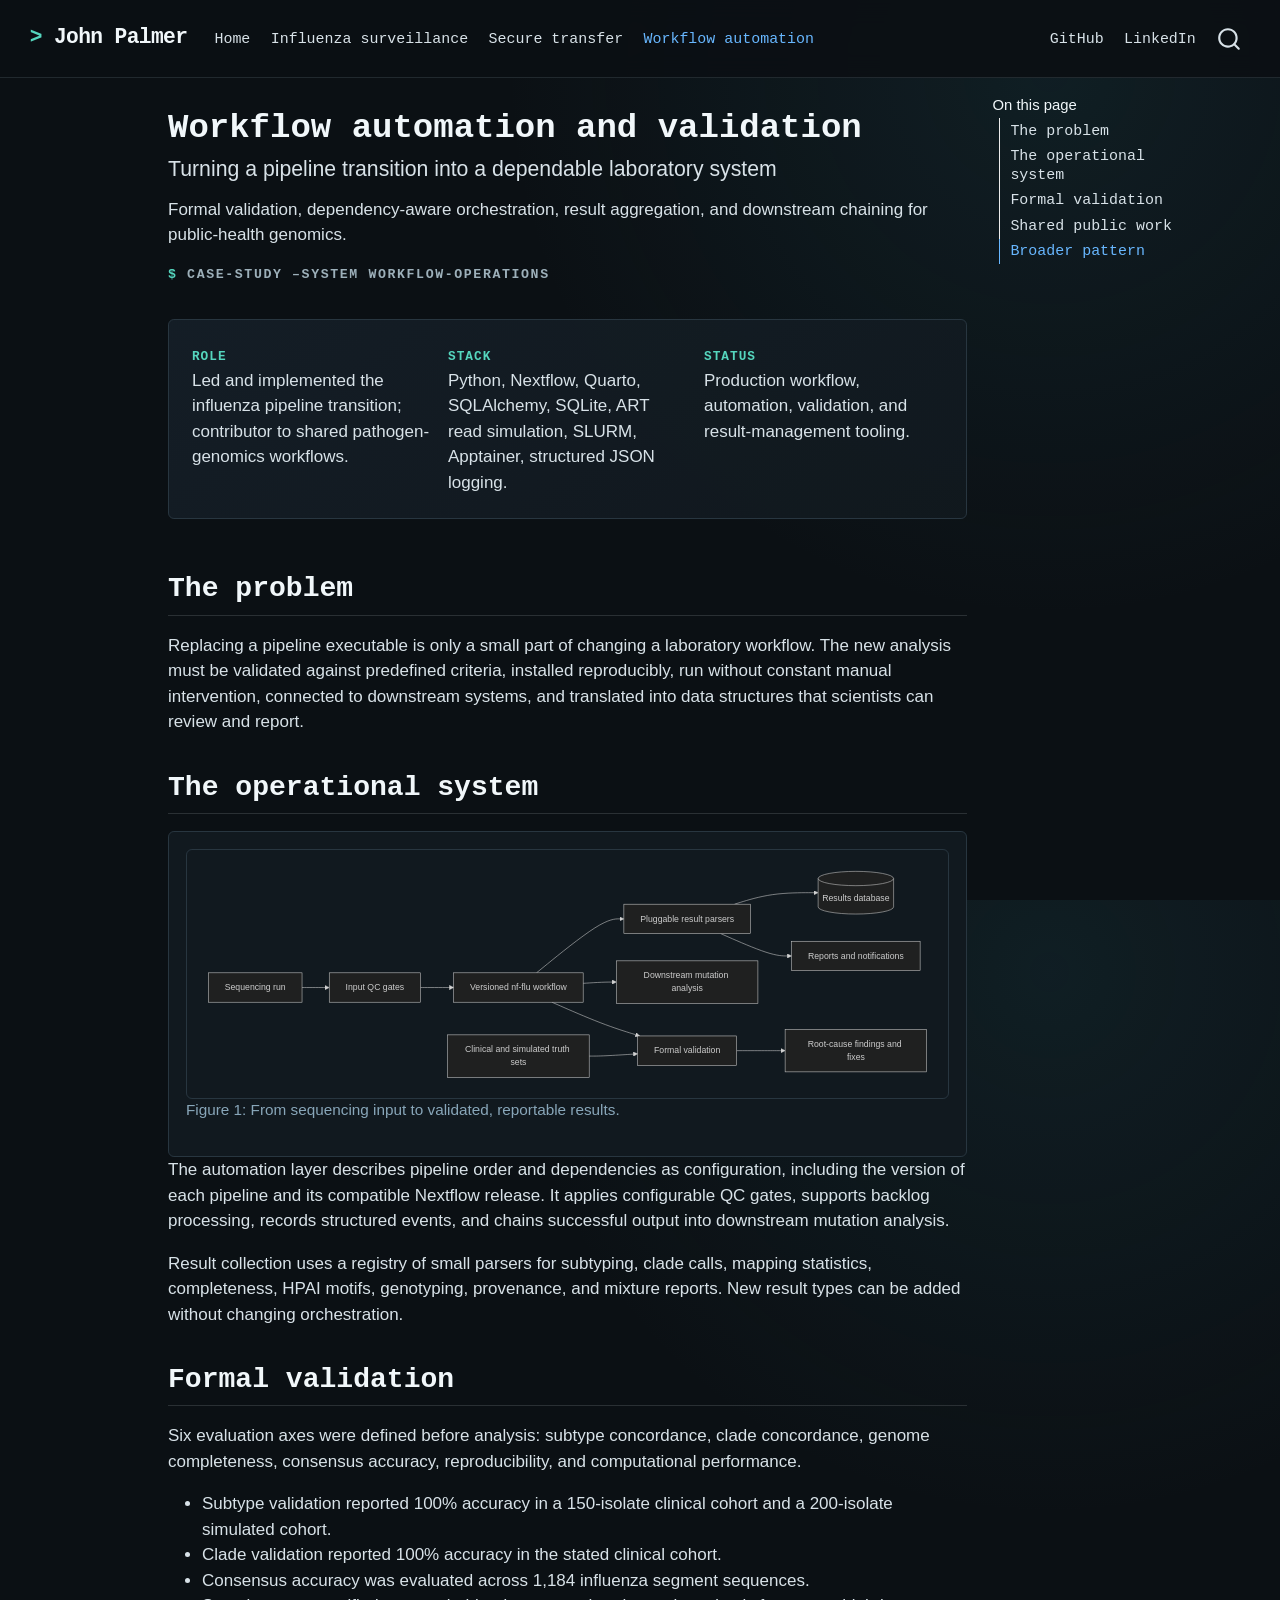
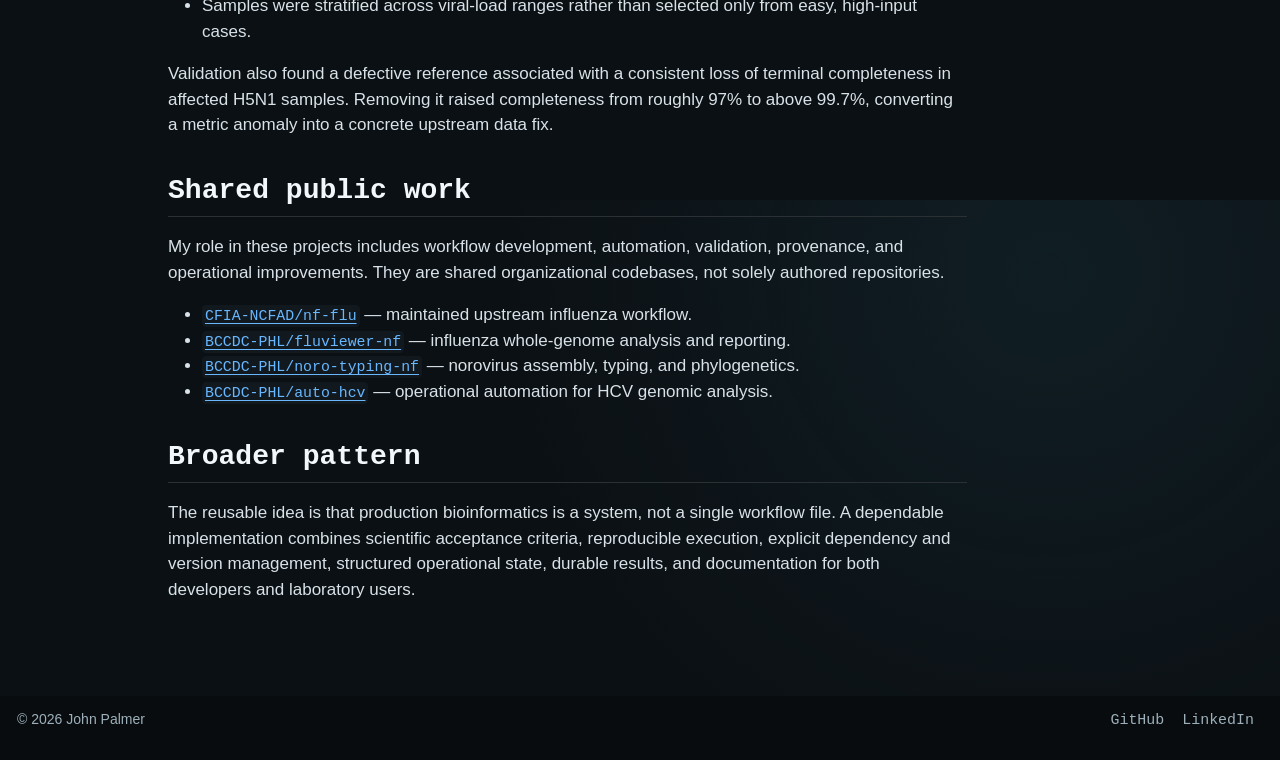
<file: projects/workflow-automation.html>
<!DOCTYPE html>
<html xmlns="http://www.w3.org/1999/xhtml" lang="en-CA" xml:lang="en-CA"><head>

<meta charset="utf-8">
<meta name="generator" content="quarto-1.10.18">

<meta name="viewport" content="width=device-width, initial-scale=1.0, user-scalable=yes">

<meta name="description" content="Formal validation, dependency-aware orchestration, result aggregation, and downstream chaining for public-health genomics.">

<title>Workflow automation and validation – John Palmer</title>
<style>
/* Default styles provided by pandoc.
** See https://pandoc.org/MANUAL.html#variables-for-html for config info.
*/
span.smallcaps{font-variant: small-caps;}
div.columns{display: flex; gap: 1.5em;}
div.column{flex: auto;}
@media screen {
div.columns{gap: min(4vw, 1.5em);}
div.column{overflow-x: auto;}
}
div.hanging-indent{margin-left: 1.5em; text-indent: -1.5em;}
ul.task-list{list-style: none;}
ul.task-list li input[type="checkbox"] {
  width: 0.8em;
  margin: 0 0.8em 0.2em -1em; /* quarto-specific, see https://github.com/quarto-dev/quarto-cli/issues/4556 */ 
  vertical-align: middle;
}
</style>


<script src="../site_libs/quarto-nav/quarto-nav.js"></script>
<script src="../site_libs/clipboard/clipboard.min.js"></script>
<script src="../site_libs/quarto-search/autocomplete.umd.js"></script>
<script src="../site_libs/quarto-search/fuse.min.js"></script>
<script src="../site_libs/quarto-search/quarto-search.js"></script>
<meta name="quarto:offset" content="../">
<link href="../assets/favicon.svg" rel="icon" type="image/svg+xml">
<script src="../site_libs/quarto-html/quarto.js" type="module"></script>
<script src="../site_libs/quarto-html/tabsets/tabsets.js" type="module"></script>
<script src="../site_libs/quarto-html/popper.min.js"></script>
<script src="../site_libs/quarto-html/tippy.umd.min.js"></script>
<script src="../site_libs/quarto-html/anchor.min.js"></script>
<link href="../site_libs/quarto-html/tippy.css" rel="stylesheet">
<link href="../site_libs/quarto-html/quarto-syntax-highlighting-dark-da10381c530b98b228f323841bff885c.css" rel="stylesheet" id="quarto-text-highlighting-styles">
<script src="../site_libs/bootstrap/bootstrap.min.js"></script>
<link href="../site_libs/bootstrap/bootstrap-icons.css" rel="stylesheet">
<link href="../site_libs/bootstrap/bootstrap-62f87d42dc5a07c7b7aa5d76bdcf1ab5.min.css" rel="stylesheet" append-hash="true" id="quarto-bootstrap" data-mode="dark">
<script id="quarto-search-options" type="application/json">{
  "location": "navbar",
  "copy-button": false,
  "collapse-after": 3,
  "panel-placement": "end",
  "type": "overlay",
  "limit": 50,
  "keyboard-shortcut": [
    "f",
    "/",
    "s"
  ],
  "show-item-context": false,
  "language": {
    "search-no-results-text": "No results",
    "search-matching-documents-text": "matching documents",
    "search-copy-link-title": "Copy link to search",
    "search-hide-matches-text": "Hide additional matches",
    "search-more-match-text": "more match in this document",
    "search-more-matches-text": "more matches in this document",
    "search-clear-button-title": "Clear",
    "search-text-placeholder": "",
    "search-detached-cancel-button-title": "Cancel",
    "search-submit-button-title": "Submit",
    "search-label": "Search"
  }
}</script>
<style>html{ scroll-behavior: smooth; }</style>
<meta name="mermaid-theme" content="dark">
<script src="../site_libs/quarto-diagram/mermaid.min.js"></script>
<script src="../site_libs/quarto-diagram/mermaid-init.js"></script>
<link href="../site_libs/quarto-diagram/mermaid.css" rel="stylesheet">


<meta property="og:title" content="Workflow automation and validation – John Palmer">
<meta property="og:description" content="Formal validation, dependency-aware orchestration, result aggregation, and downstream chaining for public-health genomics.">
<meta property="og:site_name" content="John Palmer">
</head>

<body class="nav-fixed quarto-light">

<div id="quarto-search-results"></div>
  <header id="quarto-header" class="headroom fixed-top">
    <nav class="navbar navbar-expand-lg " data-bs-theme="dark">
      <div class="navbar-container container-fluid">
      <div class="navbar-brand-container mx-auto">
    <a class="navbar-brand" href="../index.html">
    <span class="navbar-title">John Palmer</span>
    </a>
  </div>
            <div id="quarto-search" class="" title="Search"></div>
          <button class="navbar-toggler" type="button" data-bs-toggle="collapse" data-bs-target="#navbarCollapse" aria-controls="navbarCollapse" role="menu" aria-expanded="false" aria-label="Toggle navigation" onclick="if (window.quartoToggleHeadroom) { window.quartoToggleHeadroom(); }">
  <span class="navbar-toggler-icon"></span>
</button>
          <div class="collapse navbar-collapse" id="navbarCollapse">
            <ul class="navbar-nav navbar-nav-scroll me-auto">
  <li class="nav-item">
    <a class="nav-link" href="../index.html"> 
<span class="menu-text">Home</span></a>
  </li>  
  <li class="nav-item">
    <a class="nav-link" href="../projects/influenza-surveillance.html"> 
<span class="menu-text">Influenza surveillance</span></a>
  </li>  
  <li class="nav-item">
    <a class="nav-link" href="../projects/secure-sequence-transfer.html"> 
<span class="menu-text">Secure transfer</span></a>
  </li>  
  <li class="nav-item">
    <a class="nav-link active" href="../projects/workflow-automation.html" aria-current="page"> 
<span class="menu-text">Workflow automation</span></a>
  </li>  
</ul>
            <ul class="navbar-nav navbar-nav-scroll ms-auto">
  <li class="nav-item">
    <a class="nav-link" href="https://github.com/jpalmer37"> 
<span class="menu-text">GitHub</span></a>
  </li>  
  <li class="nav-item">
    <a class="nav-link" href="https://linkedin.com/in/john-palmer-932542b6/"> 
<span class="menu-text">LinkedIn</span></a>
  </li>  
</ul>
          </div> <!-- /navcollapse -->
            <div class="quarto-navbar-tools">
</div>
      </div> <!-- /container-fluid -->
    </nav>
</header>
<!-- content -->
<div id="quarto-content" class="quarto-container page-columns page-rows-contents page-layout-article page-navbar">
<!-- sidebar -->
<!-- margin-sidebar -->
    <div id="quarto-margin-sidebar" class="sidebar margin-sidebar">
        <nav id="TOC" role="doc-toc" class="toc-active">
    <h2 id="toc-title">On this page</h2>
   
  <ul class="collapse">
  <li><a href="#the-problem" id="toc-the-problem" class="nav-link active" data-scroll-target="#the-problem">The problem</a></li>
  <li><a href="#the-operational-system" id="toc-the-operational-system" class="nav-link" data-scroll-target="#the-operational-system">The operational system</a></li>
  <li><a href="#formal-validation" id="toc-formal-validation" class="nav-link" data-scroll-target="#formal-validation">Formal validation</a></li>
  <li><a href="#shared-public-work" id="toc-shared-public-work" class="nav-link" data-scroll-target="#shared-public-work">Shared public work</a></li>
  <li><a href="#broader-pattern" id="toc-broader-pattern" class="nav-link" data-scroll-target="#broader-pattern">Broader pattern</a></li>
  </ul>
</nav>
    </div>
<!-- main -->
<main class="content" id="quarto-document-content">

<header id="title-block-header" class="quarto-title-block default">
<div class="quarto-title">
<h1 class="title">Workflow automation and validation</h1>
<p class="subtitle lead">Turning a pipeline transition into a dependable laboratory system</p>
</div>

<div>
  <div class="description">
    Formal validation, dependency-aware orchestration, result aggregation, and downstream chaining for public-health genomics.
  </div>
</div>


<div class="quarto-title-meta">

    
  
    
  </div>
  


</header>


<p class="eyebrow">
<span class="prompt">$</span> case-study –system workflow-operations
</p>
<div class="case-meta">
<p><strong>Role</strong><br> Led and implemented the influenza pipeline transition; contributor to shared pathogen-genomics workflows.</p>
<p><strong>Stack</strong><br> Python, Nextflow, Quarto, SQLAlchemy, SQLite, ART read simulation, SLURM, Apptainer, structured JSON logging.</p>
<p><strong>Status</strong><br> Production workflow, automation, validation, and result-management tooling.</p>
</div>
<section id="the-problem" class="level2">
<h2 class="anchored" data-anchor-id="the-problem">The problem</h2>
<p>Replacing a pipeline executable is only a small part of changing a laboratory workflow. The new analysis must be validated against predefined criteria, installed reproducibly, run without constant manual intervention, connected to downstream systems, and translated into data structures that scientists can review and report.</p>
</section>
<section id="the-operational-system" class="level2">
<h2 class="anchored" data-anchor-id="the-operational-system">The operational system</h2>
<div class="cell" data-layout-align="default">
<div class="cell-output-display">
<div id="fig-workflow-operations" class="quarto-float quarto-figure quarto-figure-center anchored">
<figure class="quarto-float quarto-float-fig figure">
<div aria-describedby="fig-workflow-operations-caption-0ceaefa1-69ba-4598-a22c-09a6ac19f8ca">
<div>
<pre class="mermaid mermaid-js" data-label="fig-workflow-operations">flowchart LR
  A[Sequencing run] --&gt; B[Input QC gates]
  B --&gt; C[Versioned nf-flu workflow]
  C --&gt; D[Pluggable result parsers]
  D --&gt; E[(Results database)]
  D --&gt; F[Reports and notifications]
  C --&gt; G[Downstream mutation analysis]
  H[Clinical and simulated truth sets] --&gt; I[Formal validation]
  C --&gt; I
  I --&gt; J[Root-cause findings and fixes]
</pre>
</div>
</div>
<figcaption class="quarto-float-caption-bottom quarto-float-caption quarto-float-fig" id="fig-workflow-operations-caption-0ceaefa1-69ba-4598-a22c-09a6ac19f8ca">
Figure&nbsp;1: From sequencing input to validated, reportable results.
</figcaption>
</figure>
</div>
</div>
</div>
<p>The automation layer describes pipeline order and dependencies as configuration, including the version of each pipeline and its compatible Nextflow release. It applies configurable QC gates, supports backlog processing, records structured events, and chains successful output into downstream mutation analysis.</p>
<p>Result collection uses a registry of small parsers for subtyping, clade calls, mapping statistics, completeness, HPAI motifs, genotyping, provenance, and mixture reports. New result types can be added without changing orchestration.</p>
</section>
<section id="formal-validation" class="level2">
<h2 class="anchored" data-anchor-id="formal-validation">Formal validation</h2>
<p>Six evaluation axes were defined before analysis: subtype concordance, clade concordance, genome completeness, consensus accuracy, reproducibility, and computational performance.</p>
<ul>
<li>Subtype validation reported 100% accuracy in a 150-isolate clinical cohort and a 200-isolate simulated cohort.</li>
<li>Clade validation reported 100% accuracy in the stated clinical cohort.</li>
<li>Consensus accuracy was evaluated across 1,184 influenza segment sequences.</li>
<li>Samples were stratified across viral-load ranges rather than selected only from easy, high-input cases.</li>
</ul>
<p>Validation also found a defective reference associated with a consistent loss of terminal completeness in affected H5N1 samples. Removing it raised completeness from roughly 97% to above 99.7%, converting a metric anomaly into a concrete upstream data fix.</p>
</section>
<section id="shared-public-work" class="level2">
<h2 class="anchored" data-anchor-id="shared-public-work">Shared public work</h2>
<p>My role in these projects includes workflow development, automation, validation, provenance, and operational improvements. They are shared organizational codebases, not solely authored repositories.</p>
<ul>
<li><a href="https://github.com/CFIA-NCFAD/nf-flu"><code>CFIA-NCFAD/nf-flu</code></a> — maintained upstream influenza workflow.</li>
<li><a href="https://github.com/BCCDC-PHL/fluviewer-nf"><code>BCCDC-PHL/fluviewer-nf</code></a> — influenza whole-genome analysis and reporting.</li>
<li><a href="https://github.com/BCCDC-PHL/noro-typing-nf"><code>BCCDC-PHL/noro-typing-nf</code></a> — norovirus assembly, typing, and phylogenetics.</li>
<li><a href="https://github.com/BCCDC-PHL/auto-hcv"><code>BCCDC-PHL/auto-hcv</code></a> — operational automation for HCV genomic analysis.</li>
</ul>
</section>
<section id="broader-pattern" class="level2">
<h2 class="anchored" data-anchor-id="broader-pattern">Broader pattern</h2>
<p>The reusable idea is that production bioinformatics is a system, not a single workflow file. A dependable implementation combines scientific acceptance criteria, reproducible execution, explicit dependency and version management, structured operational state, durable results, and documentation for both developers and laboratory users.</p>


</section>

</main> <!-- /main -->
<script id="quarto-html-after-body" type="application/javascript">
  window.document.addEventListener("DOMContentLoaded", function (event) {
    const icon = "";
    const anchorJS = new window.AnchorJS();
    anchorJS.options = {
      placement: 'right',
      icon: icon
    };
    anchorJS.add('.anchored');
    const isCodeAnnotation = (el) => {
      for (const clz of el.classList) {
        if (clz.startsWith('code-annotation-')) {                     
          return true;
        }
      }
      return false;
    }
    const onCopySuccess = function(e) {
      // button target
      const button = e.trigger;
      // don't keep focus
      button.blur();
      // flash "checked"
      button.classList.add('code-copy-button-checked');
      var currentTitle = button.getAttribute("title");
      button.setAttribute("title", "Copied!");
      let tooltip;
      if (window.bootstrap) {
        button.setAttribute("data-bs-toggle", "tooltip");
        button.setAttribute("data-bs-placement", "left");
        button.setAttribute("data-bs-title", "Copied!");
        tooltip = new bootstrap.Tooltip(button, 
          { trigger: "manual", 
            customClass: "code-copy-button-tooltip",
            offset: [0, -8]});
        tooltip.show();    
      }
      setTimeout(function() {
        if (tooltip) {
          tooltip.hide();
          button.removeAttribute("data-bs-title");
          button.removeAttribute("data-bs-toggle");
          button.removeAttribute("data-bs-placement");
        }
        button.setAttribute("title", currentTitle);
        button.classList.remove('code-copy-button-checked');
      }, 1000);
      // clear code selection
      e.clearSelection();
    }
    const getTextToCopy = function(trigger) {
      const outerScaffold = trigger.parentElement.cloneNode(true);
      const codeEl = outerScaffold.querySelector('code');
      for (const childEl of codeEl.children) {
        if (isCodeAnnotation(childEl)) {
          childEl.remove();
        }
      }
      return codeEl.innerText;
    }
    const clipboard = new window.ClipboardJS('.code-copy-button:not([data-in-quarto-modal])', {
      text: getTextToCopy
    });
    clipboard.on('success', onCopySuccess);
    if (window.document.getElementById('quarto-embedded-source-code-modal')) {
      const clipboardModal = new window.ClipboardJS('.code-copy-button[data-in-quarto-modal]', {
        text: getTextToCopy,
        container: window.document.getElementById('quarto-embedded-source-code-modal')
      });
      clipboardModal.on('success', onCopySuccess);
    }
      var localhostRegex = new RegExp(/^(?:http|https):\/\/localhost\:?[0-9]*\//);
      var mailtoRegex = new RegExp(/^mailto:/);
        var filterRegex = new RegExp("https:\/\/jpalmer37\.github\.io");
      var isInternal = (href) => {
          return filterRegex.test(href) || localhostRegex.test(href) || mailtoRegex.test(href);
      }
      // Inspect non-navigation links and adorn them if external
     var links = window.document.querySelectorAll('a[href]:not(.nav-link):not(.navbar-brand):not(.toc-action):not(.sidebar-link):not(.sidebar-item-toggle):not(.pagination-link):not(.no-external):not([aria-hidden]):not(.dropdown-item):not(.quarto-navigation-tool):not(.about-link)');
      for (var i=0; i<links.length; i++) {
        const link = links[i];
        if (!isInternal(link.href)) {
          // undo the damage that might have been done by quarto-nav.js in the case of
          // links that we want to consider external
          if (link.dataset.originalHref !== undefined) {
            link.href = link.dataset.originalHref;
          }
            // target, if specified
            link.setAttribute("target", "_blank");
            if (link.getAttribute("rel") === null) {
              link.setAttribute("rel", "noopener");
            }
        }
      }
    function tippyHover(el, contentFn, onTriggerFn, onUntriggerFn) {
      const config = {
        allowHTML: true,
        maxWidth: 500,
        delay: 100,
        arrow: false,
        appendTo: function(el) {
            return el.parentElement;
        },
        interactive: true,
        interactiveBorder: 10,
        theme: 'quarto',
        placement: 'bottom-start',
      };
      if (contentFn) {
        config.content = contentFn;
      }
      if (onTriggerFn) {
        config.onTrigger = onTriggerFn;
      }
      if (onUntriggerFn) {
        config.onUntrigger = onUntriggerFn;
      }
      window.tippy(el, config); 
    }
    const noterefs = window.document.querySelectorAll('a[role="doc-noteref"]');
    for (var i=0; i<noterefs.length; i++) {
      const ref = noterefs[i];
      tippyHover(ref, function() {
        // use id or data attribute instead here
        let href = ref.getAttribute('data-footnote-href') || ref.getAttribute('href');
        try { href = new URL(href).hash; } catch {}
        const id = href.replace(/^#\/?/, "");
        const note = window.document.getElementById(id);
        if (note) {
          return note.innerHTML;
        } else {
          return "";
        }
      });
    }
    const xrefs = window.document.querySelectorAll('a.quarto-xref');
    const processXRef = (id, note) => {
      // Strip column container classes
      const stripColumnClz = (el) => {
        el.classList.remove("page-full", "page-columns");
        if (el.children) {
          for (const child of el.children) {
            stripColumnClz(child);
          }
        }
      }
      stripColumnClz(note)
      if (id === null || id.startsWith('sec-')) {
        // Special case sections, only their first couple elements
        const container = document.createElement("div");
        if (note.children && note.children.length > 2) {
          container.appendChild(note.children[0].cloneNode(true));
          for (let i = 1; i < note.children.length; i++) {
            const child = note.children[i];
            if (child.tagName === "P" && child.innerText === "") {
              continue;
            } else {
              container.appendChild(child.cloneNode(true));
              break;
            }
          }
          if (window.Quarto?.typesetMath) {
            window.Quarto.typesetMath(container);
          }
          return container.innerHTML
        } else {
          if (window.Quarto?.typesetMath) {
            window.Quarto.typesetMath(note);
          }
          return note.innerHTML;
        }
      } else {
        // Remove any anchor links if they are present
        const anchorLink = note.querySelector('a.anchorjs-link');
        if (anchorLink) {
          anchorLink.remove();
        }
        if (window.Quarto?.typesetMath) {
          window.Quarto.typesetMath(note);
        }
        if (note.classList.contains("callout")) {
          return note.outerHTML;
        } else {
          return note.innerHTML;
        }
      }
    }
    for (var i=0; i<xrefs.length; i++) {
      const xref = xrefs[i];
      tippyHover(xref, undefined, function(instance) {
        instance.disable();
        let url = xref.getAttribute('href');
        let hash = undefined; 
        if (url.startsWith('#')) {
          hash = url;
        } else {
          try { hash = new URL(url).hash; } catch {}
        }
        if (hash) {
          const id = hash.replace(/^#\/?/, "");
          const note = window.document.getElementById(id);
          if (note !== null) {
            try {
              const html = processXRef(id, note.cloneNode(true));
              instance.setContent(html);
            } finally {
              instance.enable();
              instance.show();
            }
          } else {
            // See if we can fetch this
            fetch(url.split('#')[0])
            .then(res => res.text())
            .then(html => {
              const parser = new DOMParser();
              const htmlDoc = parser.parseFromString(html, "text/html");
              const note = htmlDoc.getElementById(id);
              if (note !== null) {
                const html = processXRef(id, note);
                instance.setContent(html);
              } 
            }).finally(() => {
              instance.enable();
              instance.show();
            });
          }
        } else {
          // See if we can fetch a full url (with no hash to target)
          // This is a special case and we should probably do some content thinning / targeting
          fetch(url)
          .then(res => res.text())
          .then(html => {
            const parser = new DOMParser();
            const htmlDoc = parser.parseFromString(html, "text/html");
            const note = htmlDoc.querySelector('main.content');
            if (note !== null) {
              // This should only happen for chapter cross references
              // (since there is no id in the URL)
              // remove the first header
              if (note.children.length > 0 && note.children[0].tagName === "HEADER") {
                note.children[0].remove();
              }
              const html = processXRef(null, note);
              instance.setContent(html);
            } 
          }).finally(() => {
            instance.enable();
            instance.show();
          });
        }
      }, function(instance) {
      });
    }
        let selectedAnnoteEl;
        const selectorForAnnotation = ( cell, annotation) => {
          let cellAttr = 'data-code-cell="' + cell + '"';
          let lineAttr = 'data-code-annotation="' +  annotation + '"';
          const selector = 'span[' + cellAttr + '][' + lineAttr + ']';
          return selector;
        }
        const selectCodeLines = (annoteEl) => {
          const doc = window.document;
          const targetCell = annoteEl.getAttribute("data-target-cell");
          const targetAnnotation = annoteEl.getAttribute("data-target-annotation");
          const annoteSpan = window.document.querySelector(selectorForAnnotation(targetCell, targetAnnotation));
          const lines = annoteSpan.getAttribute("data-code-lines").split(",");
          const lineIds = lines.map((line) => {
            return targetCell + "-" + line;
          })
          let top = null;
          let height = null;
          let parent = null;
          if (lineIds.length > 0) {
              //compute the position of the single el (top and bottom and make a div)
              const el = window.document.getElementById(lineIds[0]);
              top = el.offsetTop;
              height = el.offsetHeight;
              parent = el.parentElement.parentElement;
            if (lineIds.length > 1) {
              const lastEl = window.document.getElementById(lineIds[lineIds.length - 1]);
              const bottom = lastEl.offsetTop + lastEl.offsetHeight;
              height = bottom - top;
            }
            if (top !== null && height !== null && parent !== null) {
              // cook up a div (if necessary) and position it 
              let div = window.document.getElementById("code-annotation-line-highlight");
              if (div === null) {
                div = window.document.createElement("div");
                div.setAttribute("id", "code-annotation-line-highlight");
                div.style.position = 'absolute';
                parent.appendChild(div);
              }
              div.style.top = top - 2 + "px";
              div.style.height = height + 4 + "px";
              div.style.left = 0;
              let gutterDiv = window.document.getElementById("code-annotation-line-highlight-gutter");
              if (gutterDiv === null) {
                gutterDiv = window.document.createElement("div");
                gutterDiv.setAttribute("id", "code-annotation-line-highlight-gutter");
                gutterDiv.style.position = 'absolute';
                const codeCell = window.document.getElementById(targetCell);
                const gutter = codeCell.querySelector('.code-annotation-gutter');
                gutter.appendChild(gutterDiv);
              }
              gutterDiv.style.top = top - 2 + "px";
              gutterDiv.style.height = height + 4 + "px";
            }
            selectedAnnoteEl = annoteEl;
          }
        };
        const unselectCodeLines = () => {
          const elementsIds = ["code-annotation-line-highlight", "code-annotation-line-highlight-gutter"];
          elementsIds.forEach((elId) => {
            const div = window.document.getElementById(elId);
            if (div) {
              div.remove();
            }
          });
          selectedAnnoteEl = undefined;
        };
          // Handle positioning of the toggle
      window.addEventListener(
        "resize",
        throttle(() => {
          elRect = undefined;
          if (selectedAnnoteEl) {
            selectCodeLines(selectedAnnoteEl);
          }
        }, 10)
      );
      function throttle(fn, ms) {
      let throttle = false;
      let timer;
        return (...args) => {
          if(!throttle) { // first call gets through
              fn.apply(this, args);
              throttle = true;
          } else { // all the others get throttled
              if(timer) clearTimeout(timer); // cancel #2
              timer = setTimeout(() => {
                fn.apply(this, args);
                timer = throttle = false;
              }, ms);
          }
        };
      }
        // Attach click handler to the DT
        const annoteDls = window.document.querySelectorAll('dt[data-target-cell]');
        for (const annoteDlNode of annoteDls) {
          annoteDlNode.addEventListener('click', (event) => {
            const clickedEl = event.target;
            if (clickedEl !== selectedAnnoteEl) {
              unselectCodeLines();
              const activeEl = window.document.querySelector('dt[data-target-cell].code-annotation-active');
              if (activeEl) {
                activeEl.classList.remove('code-annotation-active');
              }
              selectCodeLines(clickedEl);
              clickedEl.classList.add('code-annotation-active');
            } else {
              // Unselect the line
              unselectCodeLines();
              clickedEl.classList.remove('code-annotation-active');
            }
          });
        }
    const findCites = (el) => {
      const parentEl = el.parentElement;
      if (parentEl) {
        const cites = parentEl.dataset.cites;
        if (cites) {
          return {
            el,
            cites: cites.split(' ')
          };
        } else {
          return findCites(el.parentElement)
        }
      } else {
        return undefined;
      }
    };
    var bibliorefs = window.document.querySelectorAll('a[role="doc-biblioref"]');
    for (var i=0; i<bibliorefs.length; i++) {
      const ref = bibliorefs[i];
      const citeInfo = findCites(ref);
      if (citeInfo) {
        tippyHover(citeInfo.el, function() {
          var popup = window.document.createElement('div');
          citeInfo.cites.forEach(function(cite) {
            var citeDiv = window.document.createElement('div');
            citeDiv.classList.add('hanging-indent');
            citeDiv.classList.add('csl-entry');
            var biblioDiv = window.document.getElementById('ref-' + cite);
            if (biblioDiv) {
              citeDiv.innerHTML = biblioDiv.innerHTML;
            }
            popup.appendChild(citeDiv);
          });
          return popup.innerHTML;
        });
      }
    }
  });
  </script>
</div> <!-- /content -->
<footer class="footer">
  <div class="nav-footer">
    <div class="nav-footer-left">
<p>© 2026 John Palmer</p>
</div>   
    <div class="nav-footer-center">
      &nbsp;
    </div>
    <div class="nav-footer-right">
      <ul class="footer-items list-unstyled">
    <li class="nav-item">
    <a class="nav-link" href="https://github.com/jpalmer37">
<p>GitHub</p>
</a>
  </li>  
    <li class="nav-item">
    <a class="nav-link" href="https://linkedin.com/in/john-palmer-932542b6/">
<p>LinkedIn</p>
</a>
  </li>  
</ul>
    </div>
  </div>
</footer>




<script src="../site_libs/quarto-html/zenscroll-min.js"></script>
</body></html>
</file>
<file: site_libs/quarto-html/tippy.css>
.tippy-box[data-animation=fade][data-state=hidden]{opacity:0}[data-tippy-root]{max-width:calc(100vw - 10px)}.tippy-box{position:relative;background-color:#333;color:#fff;border-radius:4px;font-size:14px;line-height:1.4;white-space:normal;outline:0;transition-property:transform,visibility,opacity}.tippy-box[data-placement^=top]>.tippy-arrow{bottom:0}.tippy-box[data-placement^=top]>.tippy-arrow:before{bottom:-7px;left:0;border-width:8px 8px 0;border-top-color:initial;transform-origin:center top}.tippy-box[data-placement^=bottom]>.tippy-arrow{top:0}.tippy-box[data-placement^=bottom]>.tippy-arrow:before{top:-7px;left:0;border-width:0 8px 8px;border-bottom-color:initial;transform-origin:center bottom}.tippy-box[data-placement^=left]>.tippy-arrow{right:0}.tippy-box[data-placement^=left]>.tippy-arrow:before{border-width:8px 0 8px 8px;border-left-color:initial;right:-7px;transform-origin:center left}.tippy-box[data-placement^=right]>.tippy-arrow{left:0}.tippy-box[data-placement^=right]>.tippy-arrow:before{left:-7px;border-width:8px 8px 8px 0;border-right-color:initial;transform-origin:center right}.tippy-box[data-inertia][data-state=visible]{transition-timing-function:cubic-bezier(.54,1.5,.38,1.11)}.tippy-arrow{width:16px;height:16px;color:#333}.tippy-arrow:before{content:"";position:absolute;border-color:transparent;border-style:solid}.tippy-content{position:relative;padding:5px 9px;z-index:1}
</file>
<file: site_libs/quarto-html/quarto-syntax-highlighting-dark-da10381c530b98b228f323841bff885c.css>
/* quarto syntax highlight colors */
:root {
  --quarto-hl-al-color: #f07178;
  --quarto-hl-an-color: #d4d0ab;
  --quarto-hl-at-color: #00e0e0;
  --quarto-hl-bn-color: #d4d0ab;
  --quarto-hl-bu-color: #abe338;
  --quarto-hl-ch-color: #abe338;
  --quarto-hl-co-color: #f8f8f2;
  --quarto-hl-cv-color: #ffd700;
  --quarto-hl-cn-color: #ffd700;
  --quarto-hl-cf-color: #ffa07a;
  --quarto-hl-dt-color: #ffa07a;
  --quarto-hl-dv-color: #d4d0ab;
  --quarto-hl-do-color: #f8f8f2;
  --quarto-hl-er-color: #f07178;
  --quarto-hl-ex-color: #00e0e0;
  --quarto-hl-fl-color: #d4d0ab;
  --quarto-hl-fu-color: #ffa07a;
  --quarto-hl-im-color: #abe338;
  --quarto-hl-in-color: #d4d0ab;
  --quarto-hl-kw-color: #ffa07a;
  --quarto-hl-op-color: #ffa07a;
  --quarto-hl-ot-color: #00e0e0;
  --quarto-hl-pp-color: #dcc6e0;
  --quarto-hl-re-color: #00e0e0;
  --quarto-hl-sc-color: #abe338;
  --quarto-hl-ss-color: #abe338;
  --quarto-hl-st-color: #abe338;
  --quarto-hl-va-color: #00e0e0;
  --quarto-hl-vs-color: #abe338;
  --quarto-hl-wa-color: #dcc6e0;
}

/* other quarto variables */
:root {
  --quarto-font-monospace: "SFMono-Regular", "Cascadia Code", "Liberation Mono", monospace;
}

/* syntax highlight based on Pandoc's rules */
pre > code.sourceCode > span {
  color: #f8f8f2;
}

code.sourceCode > span {
  color: #f8f8f2;
}

div.sourceCode,
div.sourceCode pre.sourceCode {
  color: #f8f8f2;
}

/* Normal */
code span {
  color: #f8f8f2;
}

/* Alert */
code span.al {
  color: #f07178;
}

/* Annotation */
code span.an {
  color: #d4d0ab;
}

/* Attribute */
code span.at {
  color: #00e0e0;
}

/* BaseN */
code span.bn {
  color: #d4d0ab;
}

/* BuiltIn */
code span.bu {
  color: #abe338;
}

/* ControlFlow */
code span.cf {
  font-weight: bold;
  color: #ffa07a;
}

/* Char */
code span.ch {
  color: #abe338;
}

/* Constant */
code span.cn {
  color: #ffd700;
}

/* Comment */
code span.co {
  font-style: italic;
  color: #f8f8f2;
}

/* CommentVar */
code span.cv {
  color: #ffd700;
}

/* Documentation */
code span.do {
  color: #f8f8f2;
}

/* DataType */
code span.dt {
  color: #ffa07a;
}

/* DecVal */
code span.dv {
  color: #d4d0ab;
}

/* Error */
code span.er {
  color: #f07178;
  text-decoration: underline;
}

/* Extension */
code span.ex {
  font-weight: bold;
  color: #00e0e0;
}

/* Float */
code span.fl {
  color: #d4d0ab;
}

/* Function */
code span.fu {
  color: #ffa07a;
}

/* Import */
code span.im {
  color: #abe338;
}

/* Information */
code span.in {
  color: #d4d0ab;
}

/* Keyword */
code span.kw {
  font-weight: bold;
  color: #ffa07a;
}

/* Operator */
code span.op {
  color: #ffa07a;
}

/* Other */
code span.ot {
  color: #00e0e0;
}

/* Preprocessor */
code span.pp {
  color: #dcc6e0;
}

/* RegionMarker */
code span.re {
  background-color: #f8f8f2;
  color: #00e0e0;
}

/* SpecialChar */
code span.sc {
  color: #abe338;
}

/* SpecialString */
code span.ss {
  color: #abe338;
}

/* String */
code span.st {
  color: #abe338;
}

/* Variable */
code span.va {
  color: #00e0e0;
}

/* VerbatimString */
code span.vs {
  color: #abe338;
}

/* Warning */
code span.wa {
  color: #dcc6e0;
}

.prevent-inlining {
  content: "</";
}

/*# sourceMappingURL=c76b89775575a10670c329ef89720d7e.css.map */
</file>
<file: site_libs/quarto-diagram/mermaid.css>
.mermaidTooltip {
  position: absolute;
  text-align: center;
  max-width: 200px;
  padding: 2px;
  font-family: "trebuchet ms", verdana, arial;
  font-size: 12px;
  background: #ffffde;
  border: 1px solid #aaaa33;
  border-radius: 2px;
  pointer-events: none;
  z-index: 1000;
}
</file>
